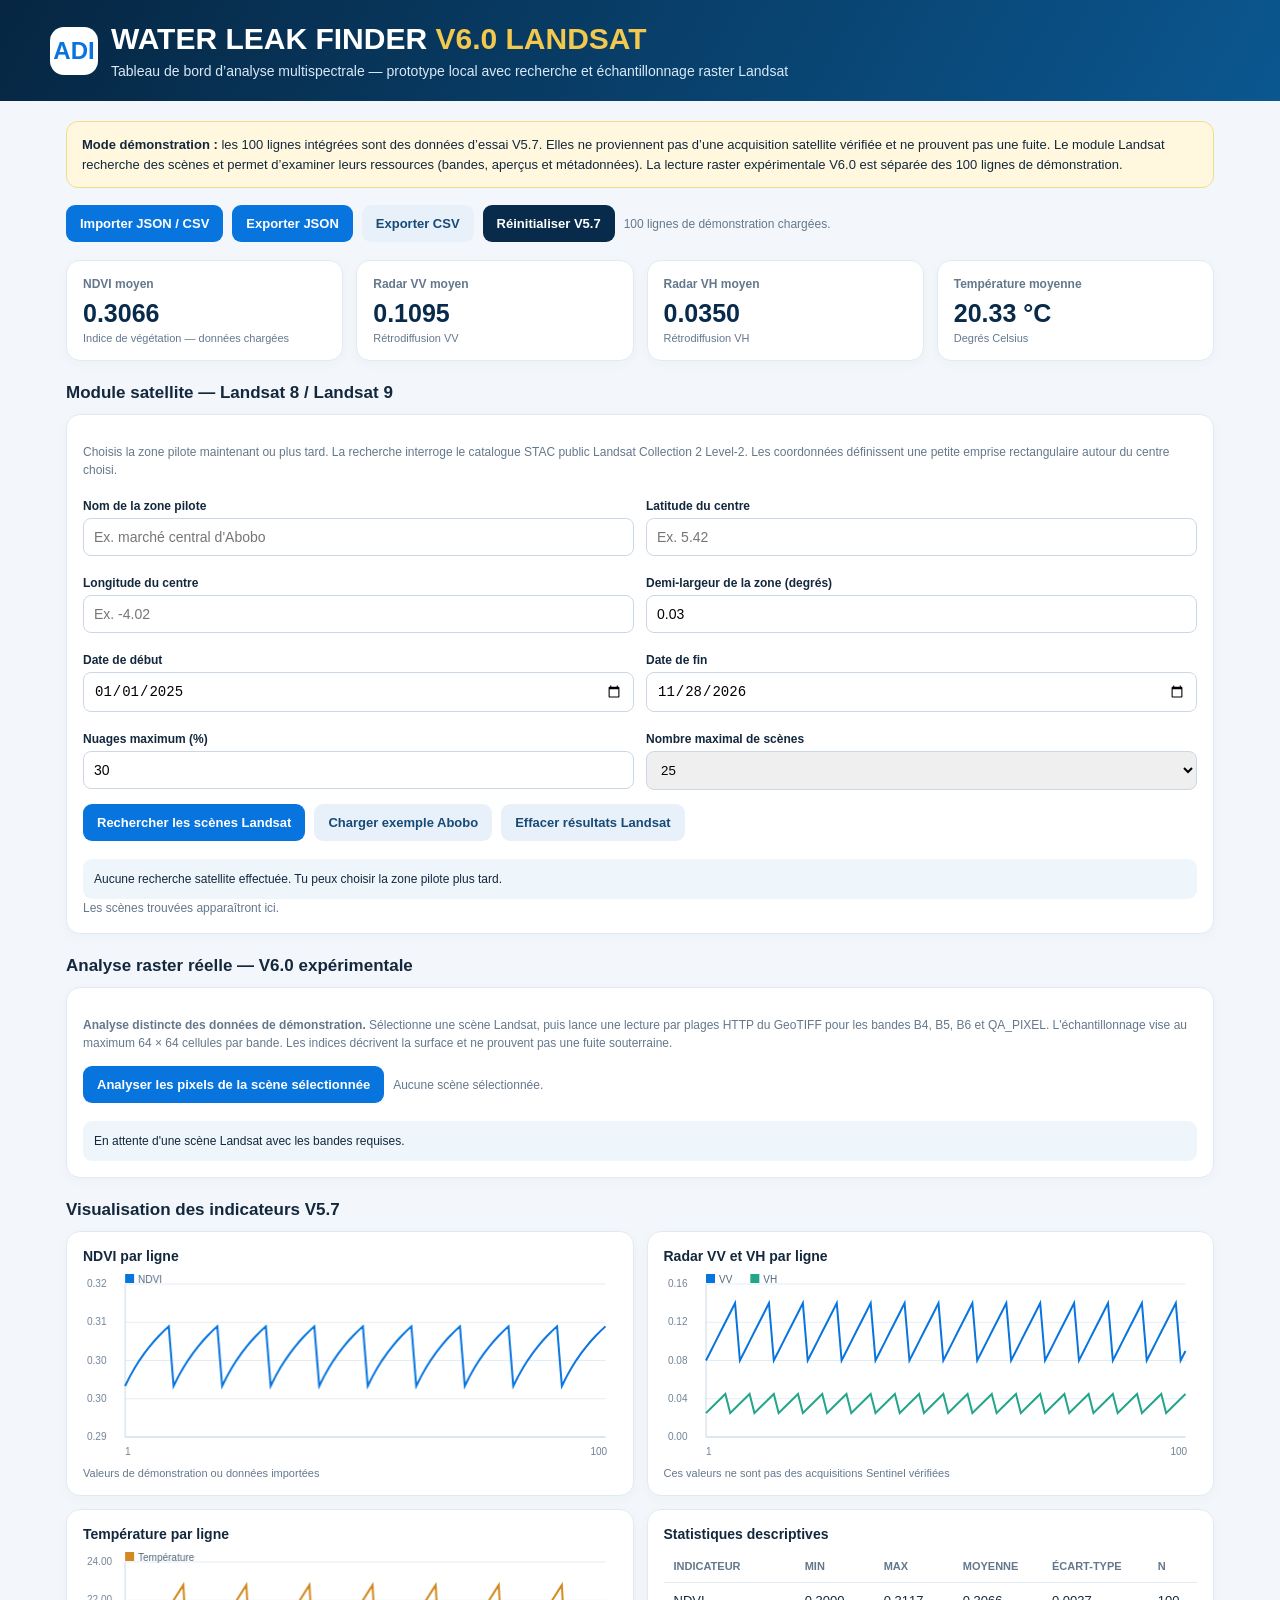
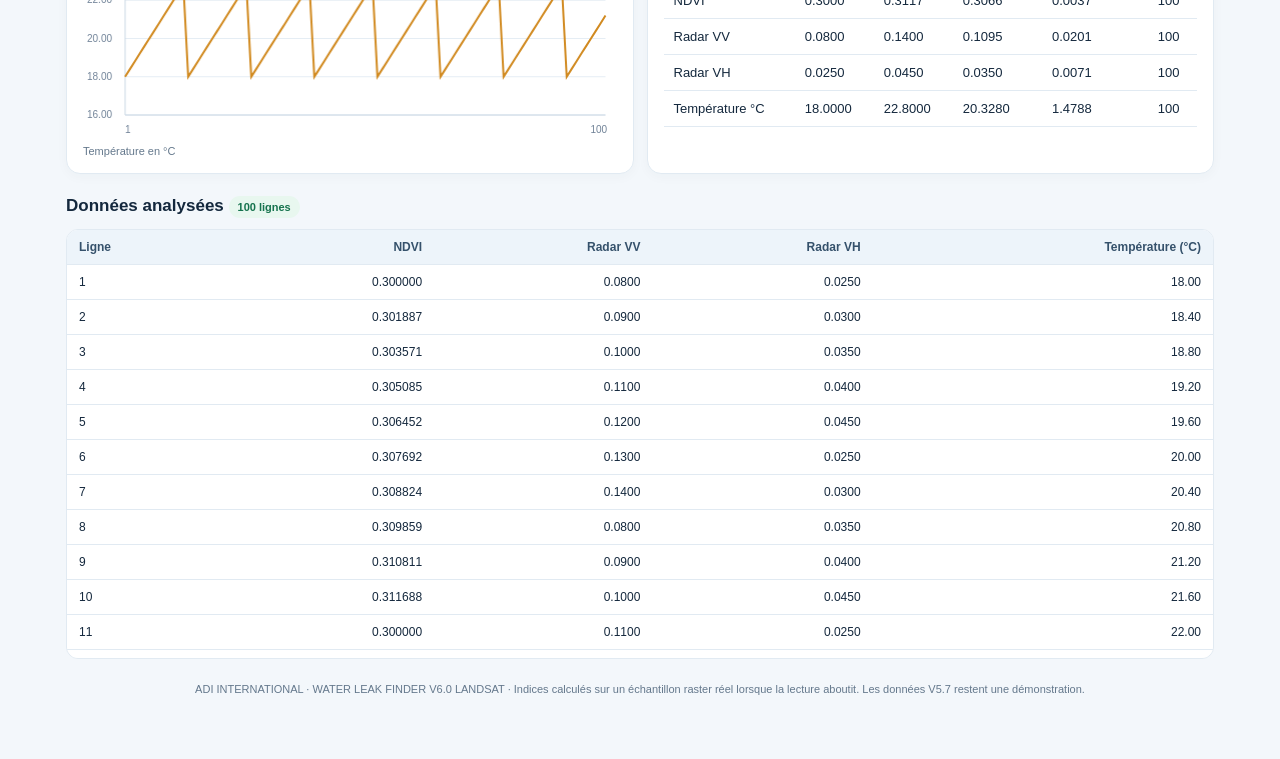
<file: cloudflare-preview/index.html>
<!DOCTYPE html>
<html lang="fr">
<head>
<meta charset="UTF-8">
<meta name="viewport" content="width=device-width, initial-scale=1.0">
<meta name="theme-color" content="#082b4c">
<title>ADI WATER LEAK FINDER — V6.0 LANDSAT · CLOUDFLARE PREVIEW</title>
<style>
:root{--navy:#082b4c;--blue:#0875df;--cyan:#23b8c7;--gold:#f2c94c;--bg:#f3f7fb;--card:#fff;--text:#14283d;--muted:#64788c;--line:#e1eaf2;--green:#17865b;--red:#b94b4b}
*{box-sizing:border-box}body{margin:0;background:var(--bg);color:var(--text);font-family:Arial,Helvetica,sans-serif}
header{background:linear-gradient(120deg,#062642,#0b5790);color:white;padding:22px max(18px,calc((100% - 1180px)/2))}
.brand{display:flex;align-items:center;gap:13px}.logo{width:48px;height:48px;border-radius:14px;background:#fff;color:var(--blue);display:grid;place-items:center;font-size:24px;font-weight:800}
h1{font-size:clamp(20px,4vw,30px);margin:0}.subtitle{color:#d8e9f8;margin:7px 0 0;font-size:14px}
.wrap{max-width:1180px;margin:auto;padding:20px 16px 40px}
.notice{background:#fff8df;border:1px solid #f1dc8c;border-radius:12px;padding:13px 15px;margin-bottom:17px;font-size:13px;line-height:1.5}
.toolbar{display:flex;flex-wrap:wrap;gap:9px;margin:14px 0 18px}
button,.filelabel{border:0;border-radius:9px;padding:11px 14px;font-weight:700;font-size:13px;cursor:pointer;background:var(--blue);color:#fff}
button.secondary,.filelabel.secondary{background:#e8f1fa;color:#174a76}button.dark{background:var(--navy)}button:hover,.filelabel:hover{filter:brightness(.96)}
input[type=file]{display:none}.status{font-size:12px;color:var(--muted);align-self:center}
.grid{display:grid;grid-template-columns:repeat(4,1fr);gap:13px}
.card{background:var(--card);border:1px solid var(--line);border-radius:14px;padding:16px;box-shadow:0 3px 12px #12334d08}
.metric-label{font-size:12px;color:var(--muted);font-weight:700}.metric{font-size:25px;font-weight:800;margin:8px 0 4px;color:var(--navy)}.metric-sub{font-size:11px;color:var(--muted)}
.section-title{font-size:17px;margin:22px 0 11px}.charts{display:grid;grid-template-columns:1fr 1fr;gap:13px}.chart-card{min-height:250px}.chart-title{font-size:14px;font-weight:700;margin-bottom:8px}.chart-note{font-size:11px;color:var(--muted);margin-top:5px}canvas{width:100%;height:190px;display:block}
.stats-wrap{overflow-x:auto}.stats{width:100%;border-collapse:collapse;font-size:13px}.stats th,.stats td{text-align:left;padding:10px;border-bottom:1px solid var(--line);white-space:nowrap}.stats th{color:var(--muted);font-size:11px;text-transform:uppercase}
.table-wrap{overflow:auto;max-height:430px;border:1px solid var(--line);border-radius:12px;background:#fff}
table.data{width:100%;border-collapse:collapse;font-size:12px;min-width:570px}table.data th,table.data td{padding:10px 12px;text-align:right;border-bottom:1px solid var(--line)}table.data th{position:sticky;top:0;background:#edf4fa;color:#35516b}table.data th:first-child,table.data td:first-child{text-align:left}
.footer{color:var(--muted);font-size:11px;text-align:center;padding:24px 8px}
.pill{display:inline-block;border-radius:30px;padding:5px 9px;background:#e8f7ef;color:#16734e;font-size:11px;font-weight:700}
input[type=text],input[type=number],input[type=date]{padding:10px;border:1px solid #cbd8e4;border-radius:8px;width:100%;font-size:14px}
.landsat-grid{display:grid;grid-template-columns:1fr 1fr;gap:12px}.field label{display:block;font-size:12px;font-weight:700;margin:8px 0 5px}
.landsat-status{margin-top:12px;padding:11px;border-radius:9px;background:#eef5fb;font-size:12px;line-height:1.5;white-space:pre-wrap}
.scene{border-top:1px solid var(--line);padding:12px 0;font-size:13px;overflow-wrap:anywhere}.scene:first-child{border-top:0}
.scene a{color:#075fb5}.small-note{font-size:12px;color:var(--muted);line-height:1.5}
@media(max-width:760px){.grid{grid-template-columns:repeat(2,1fr)}.charts{grid-template-columns:1fr}.wrap{padding:15px 12px 30px}.metric{font-size:22px}}
@media(max-width:600px){.landsat-grid{grid-template-columns:1fr}}
@media(max-width:360px){.grid{grid-template-columns:1fr 1fr}.toolbar button,.filelabel{flex:1;text-align:center}}
</style>
</head>
<body>
<header>
  <div class="brand"><div class="logo">ADI</div><div><h1>WATER LEAK FINDER <span style="color:#f2c94c">V6.0 LANDSAT</span></h1><p class="subtitle">Tableau de bord d’analyse multispectrale — prototype local avec recherche et échantillonnage raster Landsat</p></div></div>
</header>
<main class="wrap">
  <div class="notice"><strong>Mode démonstration :</strong> les 100 lignes intégrées sont des données d’essai V5.7. Elles ne proviennent pas d’une acquisition satellite vérifiée et ne prouvent pas une fuite. Le module Landsat recherche des scènes et permet d’examiner leurs ressources (bandes, aperçus et métadonnées). La lecture raster expérimentale V6.0 est séparée des 100 lignes de démonstration.</div>
  <div class="toolbar">
    <label class="filelabel" for="fileInput">Importer JSON / CSV</label><input id="fileInput" type="file" accept=".json,.csv,application/json,text/csv">
    <button id="exportJson">Exporter JSON</button>
    <button id="exportCsv" class="secondary">Exporter CSV</button>
    <button id="reset" class="dark">Réinitialiser V5.7</button>
    <span id="status" class="status">100 lignes de démonstration chargées.</span>
  </div>
  <section class="grid" id="metrics">
    <div class="card"><div class="metric-label">NDVI moyen</div><div class="metric" id="mNdvi">—</div><div class="metric-sub">Indice de végétation — données chargées</div></div>
    <div class="card"><div class="metric-label">Radar VV moyen</div><div class="metric" id="mVv">—</div><div class="metric-sub">Rétrodiffusion VV</div></div>
    <div class="card"><div class="metric-label">Radar VH moyen</div><div class="metric" id="mVh">—</div><div class="metric-sub">Rétrodiffusion VH</div></div>
    <div class="card"><div class="metric-label">Température moyenne</div><div class="metric" id="mTemp">—</div><div class="metric-sub">Degrés Celsius</div></div>
  </section>
  <h2 class="section-title">Module satellite — Landsat 8 / Landsat 9</h2>
  <section class="card">
    <p class="small-note">Choisis la zone pilote maintenant ou plus tard. La recherche interroge le catalogue STAC public Landsat Collection 2 Level-2. Les coordonnées définissent une petite emprise rectangulaire autour du centre choisi.</p>
    <div class="landsat-grid">
      <div class="field"><label for="pilotName">Nom de la zone pilote</label><input id="pilotName" type="text" placeholder="Ex. marché central d'Abobo" value=""></div>
      <div class="field"><label for="pilotLat">Latitude du centre</label><input id="pilotLat" type="number" step="any" placeholder="Ex. 5.42"></div>
      <div class="field"><label for="pilotLon">Longitude du centre</label><input id="pilotLon" type="number" step="any" placeholder="Ex. -4.02"></div>
      <div class="field"><label for="pilotSize">Demi-largeur de la zone (degrés)</label><input id="pilotSize" type="number" min="0.001" max="2" step="0.001" value="0.03"></div>
      <div class="field"><label for="pilotStart">Date de début</label><input id="pilotStart" type="date" value="2025-01-01"></div>
      <div class="field"><label for="pilotEnd">Date de fin</label><input id="pilotEnd" type="date" value="2026-11-28"></div>
      <div class="field"><label for="pilotCloud">Nuages maximum (%)</label><input id="pilotCloud" type="number" min="0" max="100" value="30"></div>
      <div class="field"><label for="pilotLimit">Nombre maximal de scènes</label><select id="pilotLimit" style="width:100%;padding:10px;border:1px solid #cbd8e4;border-radius:8px"><option>10</option><option selected>25</option><option>50</option></select></div>
    </div>
    <div class="toolbar">
      <button id="landsatSearch">Rechercher les scènes Landsat</button>
      <button id="aboboExample" class="secondary">Charger exemple Abobo</button>
      <button id="clearLandsat" class="secondary">Effacer résultats Landsat</button>
    </div>
    <div id="landsatStatus" class="landsat-status">Aucune recherche satellite effectuée. Tu peux choisir la zone pilote plus tard.</div>
    <div id="landsatResults" class="small-note">Les scènes trouvées apparaîtront ici.</div>
  </section>

  <h2 class="section-title">Analyse raster réelle — V6.0 expérimentale</h2>
  <section class="card">
    <p class="small-note"><strong>Analyse distincte des données de démonstration.</strong> Sélectionne une scène Landsat, puis lance une lecture par plages HTTP du GeoTIFF pour les bandes B4, B5, B6 et QA_PIXEL. L'échantillonnage vise au maximum 64 × 64 cellules par bande. Les indices décrivent la surface et ne prouvent pas une fuite souterraine.</p>
    <div class="toolbar"><button id="analyzeLandsat" type="button" disabled>Analyser les pixels de la scène sélectionnée</button><span id="rasterSelection" class="status">Aucune scène sélectionnée.</span></div>
    <div id="rasterStatus" class="landsat-status">En attente d'une scène Landsat avec les bandes requises.</div>
    <div id="rasterResults" class="stats-wrap"></div>
  </section>
  <h2 class="section-title">Visualisation des indicateurs V5.7</h2>
  <section class="charts">
    <div class="card chart-card"><div class="chart-title">NDVI par ligne</div><canvas id="chartNdvi"></canvas><div class="chart-note">Valeurs de démonstration ou données importées</div></div>
    <div class="card chart-card"><div class="chart-title">Radar VV et VH par ligne</div><canvas id="chartRadar"></canvas><div class="chart-note">Ces valeurs ne sont pas des acquisitions Sentinel vérifiées</div></div>
    <div class="card chart-card"><div class="chart-title">Température par ligne</div><canvas id="chartTemp"></canvas><div class="chart-note">Température en °C</div></div>
    <div class="card"><div class="chart-title">Statistiques descriptives</div><div class="stats-wrap"><table class="stats"><thead><tr><th>Indicateur</th><th>Min</th><th>Max</th><th>Moyenne</th><th>Écart-type</th><th>N</th></tr></thead><tbody id="statsBody"></tbody></table></div></div>
  </section>
  <h2 class="section-title">Données analysées <span class="pill" id="rowCount">100 lignes</span></h2>
  <div class="table-wrap"><table class="data"><thead><tr><th>Ligne</th><th>NDVI</th><th>Radar VV</th><th>Radar VH</th><th>Température (°C)</th></tr></thead><tbody id="dataBody"></tbody></table></div>
  <div class="footer">ADI INTERNATIONAL · WATER LEAK FINDER V6.0 LANDSAT · Indices calculés sur un échantillon raster réel lorsque la lecture aboutit. Les données V5.7 restent une démonstration.</div>
</main>
<script>
const demo=[];
const ndviSeq=[0.3,0.3018867924528302,0.30357142857142855,0.3050847457627119,0.3064516129032258,0.3076923076923077,0.3088235294117647,0.30985915492957744,0.3108108108108108,0.3116883116883117];
const vvSeq=[0.08,0.09,0.10,0.11,0.12,0.13,0.14],vhSeq=[0.025,0.030,0.035,0.040,0.045],tempSeq=[18,18.4,18.8,19.2,19.6,20,20.4,20.8,21.2,21.6,22,22.4,22.8];
for(let i=0;i<100;i++)demo.push({row:i+1,ndvi:ndviSeq[i%10],vv:vvSeq[i%7],vh:vhSeq[i%5],temperature_c:tempSeq[i%13]});
let rows=demo.map(x=>({...x}));
const $=id=>document.getElementById(id),fmt=(n,d=4)=>Number(n).toFixed(d);
function stats(key){const a=rows.map(r=>Number(r[key])).filter(Number.isFinite);if(!a.length)return null;const mean=a.reduce((s,v)=>s+v,0)/a.length,variance=a.reduce((s,v)=>s+(v-mean)**2,0)/a.length;return{count:a.length,min:Math.min(...a),max:Math.max(...a),mean,std:Math.sqrt(variance)}}
function drawChart(canvasId,series,yMin=null,yMax=null){
 const c=$(canvasId),rect=c.getBoundingClientRect(),dpr=window.devicePixelRatio||1,w=Math.max(280,rect.width),h=190;c.width=w*dpr;c.height=h*dpr;
 const ctx=c.getContext('2d');ctx.scale(dpr,dpr);const pad={l:42,r:12,t:12,b:25},pw=w-pad.l-pad.r,ph=h-pad.t-pad.b,all=series.flatMap(s=>s.values).filter(Number.isFinite);if(!all.length)return;
 let min=yMin===null?Math.min(...all):yMin,max=yMax===null?Math.max(...all):yMax;if(max===min){max+=1;min-=1}
 const x=i=>pad.l+(series[0].values.length<=1?0:i/(series[0].values.length-1))*pw,y=v=>pad.t+(max-v)/(max-min)*ph;
 ctx.font='10px Arial';ctx.strokeStyle='#e5edf4';ctx.fillStyle='#718398';ctx.lineWidth=1;
 for(let k=0;k<=4;k++){const val=min+(max-min)*k/4,yy=y(val);ctx.beginPath();ctx.moveTo(pad.l,yy);ctx.lineTo(w-pad.r,yy);ctx.stroke();ctx.fillText(val.toFixed(2),4,yy+3)}
 ctx.strokeStyle='#cbd8e4';ctx.beginPath();ctx.moveTo(pad.l,pad.t);ctx.lineTo(pad.l,h-pad.b);ctx.lineTo(w-pad.r,h-pad.b);ctx.stroke();
 series.forEach(s=>{ctx.strokeStyle=s.color;ctx.lineWidth=2;ctx.beginPath();s.values.forEach((v,i)=>{if(i===0)ctx.moveTo(x(i),y(v));else ctx.lineTo(x(i),y(v))});ctx.stroke()});
 ctx.fillStyle='#718398';ctx.fillText('1',pad.l,h-7);ctx.fillText(String(series[0].values.length),w-pad.r-15,h-7);
 let lx=pad.l;series.forEach(s=>{ctx.fillStyle=s.color;ctx.fillRect(lx,2,9,9);ctx.fillStyle='#52687c';ctx.fillText(s.name,lx+13,11);lx+=ctx.measureText(s.name).width+31});
}
function render(){
 const keys=['ndvi','vv','vh','temperature_c'],labels=['NDVI','Radar VV','Radar VH','Température °C'],ss=keys.map(k=>stats(k));
 $('mNdvi').textContent=ss[0]?fmt(ss[0].mean,4):'—';$('mVv').textContent=ss[1]?fmt(ss[1].mean,4):'—';$('mVh').textContent=ss[2]?fmt(ss[2].mean,4):'—';$('mTemp').textContent=ss[3]?fmt(ss[3].mean,2)+' °C':'—';
 $('statsBody').innerHTML=ss.map((s,i)=>s?'<tr><td>'+labels[i]+'</td><td>'+fmt(s.min,4)+'</td><td>'+fmt(s.max,4)+'</td><td>'+fmt(s.mean,4)+'</td><td>'+fmt(s.std,4)+'</td><td>'+s.count+'</td></tr>':'').join('');
 $('dataBody').innerHTML=rows.map(r=>'<tr><td>'+r.row+'</td><td>'+fmt(r.ndvi,6)+'</td><td>'+fmt(r.vv,4)+'</td><td>'+fmt(r.vh,4)+'</td><td>'+fmt(r.temperature_c,2)+'</td></tr>').join('');
 $('rowCount').textContent=rows.length+' lignes';
 drawChart('chartNdvi',[{name:'NDVI',values:rows.map(r=>r.ndvi),color:'#0875df'}],0.29,0.32);
 drawChart('chartRadar',[{name:'VV',values:rows.map(r=>r.vv),color:'#0875df'},{name:'VH',values:rows.map(r=>r.vh),color:'#23a58a'}],0,0.16);
 drawChart('chartTemp',[{name:'Température',values:rows.map(r=>r.temperature_c),color:'#d18a20'}],16,24);
}
function download(name,content,type){const blob=new Blob([content],{type}),url=URL.createObjectURL(blob),a=document.createElement('a');a.href=url;a.download=name;a.click();setTimeout(()=>URL.revokeObjectURL(url),1000)}
$('exportJson').onclick=()=>download('ADI_WATER_LEAK_FINDER_V5_7_resultats.json',JSON.stringify({version:'5.7',date:new Date().toISOString(),rows:rows.length,statistics:{ndvi:stats('ndvi'),radar_vv:stats('vv'),radar_vh:stats('vh'),temperature_c:stats('temperature_c')},results:rows},null,2),'application/json');
$('exportCsv').onclick=()=>{const head='row,ndvi,vv,vh,temperature_c',body=rows.map(r=>[r.row,r.ndvi,r.vv,r.vh,r.temperature_c].join(',')).join('\n');download('ADI_WATER_LEAK_FINDER_V5_7.csv',head+'\n'+body,'text/csv;charset=utf-8')};
$('reset').onclick=()=>{rows=demo.map(x=>({...x}));$('status').textContent='Données de démonstration V5.7 restaurées.';render()};
function parseCsv(text){
 const out=[];let row=[],field='',quoted=false;
 for(let i=0;i<text.length;i++){const ch=text[i];
  if(quoted){if(ch==='"'&&text[i+1]==='"'){field+='"';i++}else if(ch==='"')quoted=false;else field+=ch}
  else if(ch==='"'){if(field.length)throw new Error('Guillemet CSV inattendu.');quoted=true}
  else if(ch===','){row.push(field);field=''}
  else if(ch==='\n'){row.push(field);out.push(row);row=[];field=''}
  else if(ch==='\r'){if(text[i+1]==='\n')continue;row.push(field);out.push(row);row=[];field=''}
  else field+=ch;
 }
 if(quoted)throw new Error('Champ CSV entre guillemets non terminé.');
 if(field.length||row.length){row.push(field);out.push(row)}
 while(out.length&&out[out.length-1].every(v=>v.trim()===''))out.pop();
 if(!out.length)throw new Error('CSV vide.');
 const headers=out.shift().map(v=>v.trim().replace(/^\uFEFF/,''));
 const aliases={vv:['vv','radar_vv'],vh:['vh','radar_vh'],temperature_c:['temperature_c','temperature']};
 for(const key of ['ndvi','vv','vh','temperature_c'])if(!(key==='ndvi'?headers.includes(key):aliases[key].some(a=>headers.includes(a))))throw new Error('Colonne obligatoire absente : '+key);
 return out.filter(r=>r.some(v=>v.trim()!=='')).map(values=>{const o={};headers.forEach((h,j)=>o[h]=values[j]??'');return o});
}
$('fileInput').onchange=async e=>{const f=e.target.files[0];if(!f)return;try{const txt=await f.text();let parsed;if(f.name.toLowerCase().endsWith('.csv'))parsed=parseCsv(txt);else{const obj=JSON.parse(txt);parsed=Array.isArray(obj)?obj:(obj.results||obj.data||[])}
 if(!Array.isArray(parsed)||!parsed.length)throw new Error('Aucune ligne trouvée.');
 const clean=parsed.map((r,i)=>{const pick=(...names)=>{for(const n of names)if(r[n]!==undefined&&r[n]!==null&&String(r[n]).trim()!=='')return Number(r[n]);return NaN};
 return {row:(pick('row','id')||i+1),ndvi:pick('ndvi'),vv:pick('vv','radar_vv'),vh:pick('vh','radar_vh'),temperature_c:pick('temperature_c','temperature')}});
 const invalid=clean.findIndex(r=>!Object.values(r).every(Number.isFinite));
 if(invalid!==-1)throw new Error('Ligne '+(invalid+2)+' incomplète ou non numérique. Les champs vides ne sont pas convertis en zéro.');
 rows=clean;$('status').textContent=clean.length+' lignes importées depuis '+f.name;render()
 }catch(err){$('status').textContent='Import impossible : '+err.message}e.target.value=''};
window.addEventListener('resize',()=>render());render();

/* V6.0 : recherche catalogue, inspection des ressources et échantillonnage raster réel séparé de la démonstration. */
const stacEndpoint='/api/landsat-search'; // Relais Cloudflare Pages Function.
function safeText(s){return String(s??'').replace(/[&<>"']/g,c=>({'&':'&amp;','<':'&lt;','>':'&gt;','"':'&quot;',"'":'&#39;'}[c]));}
function safeLandsatAssetUrl(value){
 try{const u=new URL(value);if(u.protocol!=='https:'||u.hostname!=='landsatlook.usgs.gov'||u.port||u.username||u.password)return null;
 if(!u.pathname.startsWith('/data/collection02/level-2/standard/oli-tirs/')||!u.pathname.toUpperCase().endsWith('.TIF'))return null;return u.href}catch(_){return null}
}
function inspectLandsatScene(index){
 const f=(window.adiLandsatFeatures||[])[index];if(!f)return;
 window.adiSelectedLandsatIndex=index;
 $('rasterSelection').textContent=(f.id||'Scène sélectionnée')+' — prête pour analyse raster';
 $('analyzeLandsat').disabled=false;
 const target=$('sceneAssets'+index),assets=f.assets||{};
 const entries=Object.entries(assets).filter(([k,v])=>v&&safeLandsatAssetUrl(v.href));
 if(!entries.length){target.textContent='Aucune ressource détaillée fournie par le catalogue.';return}
 target.innerHTML='<strong>Ressources disponibles ('+entries.length+') :</strong><ul>'+entries.map(([k,v])=>{
  const title=v.title||k,media=v.type||v.media_type||'type non précisé';
  const safeHref=safeLandsatAssetUrl(v.href);
  return '<li><strong>'+safeText(k)+'</strong> — '+safeText(title)+' <span class="small-note">('+safeText(media)+')</span> : <a target="_blank" rel="noopener noreferrer" href="'+safeText(safeHref)+'">ouvrir la ressource</a></li>';
 }).join('')+'</ul><p class="small-note">Ouvrir une ressource permet de consulter le fichier ou ses métadonnées. Cette étape ne signifie pas que les pixels ont été téléchargés ni analysés.</p>';
}
$('aboboExample').onclick=()=>{$('pilotName').value='Marché central d’Abobo — exemple à confirmer';$('pilotLat').value='5.416';$('pilotLon').value='-4.020';$('pilotSize').value='0.03';$('landsatStatus').textContent='Exemple de zone chargé. Vérifie le nom et les coordonnées avant de lancer la recherche.'};
$('clearLandsat').onclick=()=>{window.adiLandsatFeatures=[];window.adiSelectedLandsatIndex=null;$('analyzeLandsat').disabled=true;$('rasterSelection').textContent='Aucune scène sélectionnée.';$('rasterStatus').textContent='En attente d’une scène Landsat avec les bandes requises.';$('rasterResults').innerHTML='';$('landsatResults').textContent='Résultats effacés.';$('landsatStatus').textContent='Aucune recherche satellite affichée.'};
$('landsatSearch').onclick=async()=>{
 const latText=$('pilotLat').value.trim(),lonText=$('pilotLon').value.trim(),lat=Number(latText),lon=Number(lonText),size=Number($('pilotSize').value),cloud=Number($('pilotCloud').value),start=$('pilotStart').value,end=$('pilotEnd').value,limit=Number($('pilotLimit').value);
 if(!latText||!lonText||!Number.isFinite(lat)||lat < -90||lat>90||!Number.isFinite(lon)||lon < -180||lon>180||!Number.isFinite(size)||size<=0||size>2||lon-size < -180||lon+size > 180||lat-size < -90||lat+size > 90){$('landsatStatus').textContent='Coordonnées ou emprise invalides. Renseigne latitude, longitude et demi-largeur sans dépasser les limites géographiques.';return}
 if(!start||!end||start>end||!Number.isFinite(cloud)||cloud<0||cloud>100){$('landsatStatus').textContent='Vérifie les dates et le pourcentage de nuages.';return}
 const bbox=[lon-size,lat-size,lon+size,lat+size],payload={collections:['landsat-c2l2-sr'],bbox,datetime:start+'T00:00:00Z/'+end+'T23:59:59Z',limit,query:{'eo:cloud_cover':{lte:cloud}}};
 window.adiLandsatFeatures=[];window.adiSelectedLandsatIndex=null;$('analyzeLandsat').disabled=true;$('rasterSelection').textContent='Aucune scène sélectionnée.';$('rasterStatus').textContent='En attente des résultats de recherche.';$('rasterResults').innerHTML='';$('landsatStatus').textContent='Recherche en cours via le relais Cloudflare Pages vers le catalogue USGS Landsat…';$('landsatResults').textContent='Chargement des scènes…';
 try{
  const resp=await fetch(stacEndpoint,{method:'POST',headers:{'Content-Type':'application/json','Accept':'application/geo+json'},body:JSON.stringify(payload)});
  if(!resp.ok)throw new Error('HTTP '+resp.status);
  const data=await resp.json(),features=data.features||[];
  $('landsatStatus').textContent=features.length+' scène(s) retournée(s) pour '+($('pilotName').value||'zone sans nom')+'.';
  if(!features.length){window.adiLandsatFeatures=[];window.adiSelectedLandsatIndex=null;$('analyzeLandsat').disabled=true;$('rasterSelection').textContent='Aucune scène sélectionnée.';$('rasterStatus').textContent='Aucune scène disponible pour l’analyse raster.';$('landsatResults').textContent='Aucune scène trouvée avec ces critères. Essaie une période plus longue ou un seuil nuage plus élevé.';return}
  window.adiLandsatFeatures=features;window.adiSelectedLandsatIndex=null;$('analyzeLandsat').disabled=true;$('rasterSelection').textContent='Choisis « Examiner les ressources » sur une scène.';$('rasterStatus').textContent='Sélectionne une scène pour activer la lecture raster.';$('rasterResults').innerHTML='';
  $('landsatResults').innerHTML=features.map((f,i)=>{
   const p=f.properties||{},date=String(p.datetime||p.start_datetime||'').slice(0,10);
   return '<div class="scene"><strong>'+safeText(f.id||'Scène Landsat')+'</strong> <span class="pill">'+safeText(date||'date non précisée')+'</span><p class="small-note">Plateforme : '+safeText(p.platform||'Landsat')+' · Couverture nuageuse de la scène : '+safeText(p['eo:cloud_cover']??'non renseignée')+' %</p><p class="small-note">Identifiant scène : '+safeText(p['landsat:scene_id']||p['landsat:product_id']||'non fourni')+'</p><button type="button" class="secondary" onclick="inspectLandsatScene('+i+')">Examiner les ressources de cette scène</button><div id="sceneAssets'+i+'" class="small-note" style="margin-top:9px"></div></div>';
  }).join('');
 }catch(err){window.adiLandsatFeatures=[];window.adiSelectedLandsatIndex=null;$('analyzeLandsat').disabled=true;$('rasterSelection').textContent='Aucune scène sélectionnée.';$('rasterStatus').textContent='Recherche échouée : aucune scène disponible pour l’analyse.';$('landsatStatus').textContent='Recherche non confirmée : '+err.message+'. Le relais Cloudflare Pages ou le catalogue USGS peut être indisponible. Vérifie le déploiement Cloudflare Pages et réessaie. Aucun résultat satellite n’a été validé.';$('landsatResults').textContent='Aucune donnée satellite importée. Le tableau V5.7 et ses données restent inchangés.'}
};
</script>

<script type="module">
const rasterStatus=document.getElementById('rasterStatus');
const rasterResults=document.getElementById('rasterResults');
const rasterButton=document.getElementById('analyzeLandsat');
const esc=s=>String(s??'').replace(/[&<>"']/g,c=>({'&':'&amp;','<':'&lt;','>':'&gt;','"':'&quot;',"'":'&#39;'}[c]));
const assetProxy='/api/landsat-asset';
function stats(a){return a.length?{n:a.length,min:Math.min(...a),max:Math.max(...a),mean:a.reduce((s,v)=>s+v,0)/a.length}:null}
function fmt(v){return v===null||!Number.isFinite(v)?'—':v.toFixed(4)}
function imageCrs(image){
 const keys=image.getGeoKeys()||{};
 const code=Number(keys.ProjectedCSTypeGeoKey);
 if(!Number.isInteger(code)||code<=0||code===32767)throw new Error('Code EPSG projeté absent ou non pris en charge dans les GeoKeys du GeoTIFF.');
 return 'EPSG:'+code;
}
function ensureProj4Definition(crs,proj4){
 const match=/^EPSG:(326\d{2}|327\d{2})$/.exec(crs);
 if(!match)throw new Error('Projection GeoTIFF non prise en charge : '+crs+'. Une projection UTM WGS84 EPSG:326xx/327xx est requise.');
 const code=Number(match[1]),zone=code%100,south=code>=32700;
 if(zone<1||zone>60)throw new Error('Code UTM EPSG invalide : '+crs);
 if(!proj4.defs(crs))proj4.defs(crs,'+proj=utm +zone='+zone+(south?' +south':'')+' +datum=WGS84 +units=m +no_defs');
}
function makeWindow(image,bbox,proj4,crs){
 ensureProj4Definition(crs,proj4);
 const [west,south,east,north]=bbox;
 const pts=[[west,south],[west,north],[east,south],[east,north]].map(p=>proj4('EPSG:4326',crs,p));
 const xs=pts.map(p=>p[0]),ys=pts.map(p=>p[1]);
 const [minX,minY,maxX,maxY]=image.getBoundingBox();
 const left=Math.max(0,Math.floor((Math.min(...xs)-minX)/(maxX-minX)*image.getWidth()));
 const right=Math.min(image.getWidth(),Math.ceil((Math.max(...xs)-minX)/(maxX-minX)*image.getWidth()));
 const top=Math.max(0,Math.floor((maxY-Math.max(...ys))/(maxY-minY)*image.getHeight()));
 const bottom=Math.min(image.getHeight(),Math.ceil((maxY-Math.min(...ys))/(maxY-minY)*image.getHeight()));
 if(right<=left||bottom<=top) throw new Error('La zone choisie ne recoupe pas cette image raster.');
 return [left,top,right,bottom];
}
async function probeAsset(href){
 const safeHref=safeLandsatAssetUrl(href);
 if(!safeHref)throw new Error('URL de ressource refusée : hôte ou chemin non autorisé.');
 const url=assetProxy+'?url='+encodeURIComponent(safeHref);
 const head=await fetch(url,{method:'HEAD'});
 if(!head.ok){const relayError=head.headers.get('x-landsat-relay-error');const detail=(relayError||(await head.text()).replace(/\\s+/g,' ').slice(0,240))||'aucun détail transmis';throw new Error('Relais HEAD HTTP '+head.status+' ; amont='+head.headers.get('x-landsat-upstream-status')+' ; Content-Range='+head.headers.get('x-landsat-upstream-content-range')+' ; taille='+head.headers.get('x-landsat-upstream-length')+' ; détail='+detail);}
 const total=head.headers.get('content-length')||'inconnu';
 const range=await fetch(url,{headers:{Range:'bytes=0-15'}});
 if(range.status!==206) throw new Error('Lecture Range HTTP '+range.status+' (206 attendu) : '+(await range.text()).slice(0,180));
 const cr=range.headers.get('content-range')||'absent';
 const bytes=await range.arrayBuffer();
 if(bytes.byteLength!==16) throw new Error('Bloc raster incomplet : '+bytes.byteLength+' octets reçus, 16 attendus.');
 return {total,contentRange:cr};
}
async function readBand(GeoTIFF,href,bbox,proj4){
 const safeHref=safeLandsatAssetUrl(href);
 if(!safeHref)throw new Error('URL de ressource refusée : hôte ou chemin non autorisé.');
 const url=assetProxy+'?url='+encodeURIComponent(safeHref);
 const tiff=await GeoTIFF.fromUrl(url,{allowFullFile:false});
 const image=await tiff.getImage();
 const nativeCrs=imageCrs(image);
 const window=makeWindow(image,bbox,proj4,nativeCrs);
 const rasters=await image.readRasters({window,width:64,height:64,interleave:false});
 const values=rasters[0];
 if(!values||values.length!==64*64)throw new Error('Échantillon GeoTIFF incomplet : 4096 cellules attendues, '+(values?.length??0)+' reçues.');
 return {values,crs:nativeCrs,bbox:image.getBoundingBox(),window,imageWidth:image.getWidth(),imageHeight:image.getHeight(),origin:image.getOrigin(),resolution:image.getResolution()};
}
rasterButton.addEventListener('click',async()=>{
 const index=window.adiSelectedLandsatIndex;
 const feature=(window.adiLandsatFeatures||[])[index];
 if(!feature){rasterStatus.textContent='Sélectionne d’abord une scène Landsat.';return}
 const assets=feature.assets||{};
 const required=['red','nir08','swir16','qa_pixel'];
 const missing=required.filter(k=>!assets[k]?.href||!safeLandsatAssetUrl(assets[k].href));
 if(missing.length){rasterStatus.textContent='Analyse impossible : ressources absentes — '+missing.join(', ')+'.';return}
 const latText=document.getElementById('pilotLat').value.trim(),lonText=document.getElementById('pilotLon').value.trim(),lat=Number(latText),lon=Number(lonText),size=Number(document.getElementById('pilotSize').value);
 if(!latText||!lonText||!Number.isFinite(lat)||lat < -90||lat > 90||!Number.isFinite(lon)||lon < -180||lon > 180||!Number.isFinite(size)||size<=0||size>2||lon-size < -180||lon+size > 180||lat-size < -90||lat+size > 90){rasterStatus.textContent='Coordonnées ou emprise invalides. Vérifie latitude, longitude et demi-largeur.';return}
 const bbox=[lon-size,lat-size,lon+size,lat+size];
 rasterButton.disabled=true;rasterStatus.textContent='Lecture des métadonnées GeoTIFF et téléchargement par plages HTTP Range…';rasterResults.innerHTML='';
 let rasterStage='chargement des bibliothèques GeoTIFF/proj4';
 try{
  const [tiffModule,projModule]=await Promise.all([
   import('https://cdn.jsdelivr.net/npm/geotiff@2.1.3/+esm'),
   import('https://cdn.jsdelivr.net/npm/proj4@2.12.1/+esm')
  ]);
  const GeoTIFF=tiffModule;
  const proj4=projModule.default||projModule;
  rasterStage='lecture du CRS natif des GeoTIFF';
  rasterStatus.textContent='La projection sera lue dans les GeoKeys de chaque GeoTIFF ; aucune projection UTM supposée ne sera appliquée.';
  rasterStage='test HEAD/Range du relais Cloudflare Pages sur la bande B4';
  rasterStatus.textContent='Test du relais Cloudflare Pages HTTP sur la bande B4…';
  const probe=await probeAsset(assets.red.href);
  rasterStage='lecture des bandes GeoTIFF B4, B5, B6 et QA_PIXEL';
  rasterStatus.textContent='Relais accessible (taille '+probe.total+' octets ; '+probe.contentRange+'). Lecture des bandes B4, B5, B6 et QA_PIXEL…';
  const [red,nir,swir,qa]=await Promise.all([
   readBand(GeoTIFF,assets.red.href,bbox,proj4),
   readBand(GeoTIFF,assets.nir08.href,bbox,proj4),
   readBand(GeoTIFF,assets.swir16.href,bbox,proj4),
   readBand(GeoTIFF,assets.qa_pixel.href,bbox,proj4)
  ]);
  rasterStage='calcul des indices NDVI/NDMI et contrôle qualité';
  const bands=[red,nir,swir,qa],reference=red;
  const sameArray=(a,b,tolerance=0)=>Array.isArray(a)&&Array.isArray(b)&&a.length===b.length&&a.every((v,i)=>Number.isFinite(v)&&Number.isFinite(b[i])&&Math.abs(v-b[i])<=tolerance);
  if(bands.some(b=>b.crs!==reference.crs||b.values.length!==reference.values.length||b.imageWidth!==reference.imageWidth||b.imageHeight!==reference.imageHeight||!sameArray(b.bbox,reference.bbox,0.000001)||!sameArray(b.window,reference.window)||!sameArray(b.origin,reference.origin,0.000001)||!sameArray(b.resolution,reference.resolution,0.000000001))){
   throw new Error('Les GeoTIFF des bandes ne partagent pas exactement le même CRS, la même emprise, la même fenêtre de pixels et la même résolution. Calcul pixel à pixel annulé.');
  }
  const n=reference.values.length;
  const ndvi=[],ndmi=[];let rejected=0;
  for(let i=0;i<n;i++){
   const q=Number(qa.values[i]);
   if(!Number.isFinite(q)||(q&63)!==0){rejected++;continue}
   const rv=Number(red.values[i])*0.0000275-0.2;
   const nv=Number(nir.values[i])*0.0000275-0.2;
   const sv=Number(swir.values[i])*0.0000275-0.2;
   if(!Number.isFinite(rv)||!Number.isFinite(nv)||!Number.isFinite(sv)||rv+nv<=0||nv+sv<=0)continue;
   const vi=(nv-rv)/(nv+rv),mi=(nv-sv)/(nv+sv);
   if(Number.isFinite(vi)&&vi>=-1&&vi<=1)ndvi.push(vi);
   if(Number.isFinite(mi)&&mi>=-1&&mi<=1)ndmi.push(mi);
  }
  if(!ndvi.length||!ndmi.length) throw new Error('Aucun pixel valide après le contrôle qualité. Essaie une autre date ou une zone plus petite.');
  const s1=stats(ndvi),s2=stats(ndmi);
  rasterResults.innerHTML='<table class="stats"><thead><tr><th>Indicateur raster réel</th><th>Moyenne</th><th>Minimum</th><th>Maximum</th><th>Pixels valides</th></tr></thead><tbody>'+
   '<tr><td>NDVI (B5/B4)</td><td>'+fmt(s1.mean)+'</td><td>'+fmt(s1.min)+'</td><td>'+fmt(s1.max)+'</td><td>'+s1.n+'</td></tr>'+
   '<tr><td>NDMI (B5/B6)</td><td>'+fmt(s2.mean)+'</td><td>'+fmt(s2.min)+'</td><td>'+fmt(s2.max)+'</td><td>'+s2.n+'</td></tr></tbody></table>'+
   '<p class="small-note">Scène : '+esc(feature.id)+' · Date : '+esc(feature.properties?.datetime||'non précisée')+' · Emprise demandée : '+bbox.map(v=>v.toFixed(5)).join(', ')+' · Pixels rejetés par QA : '+rejected+'. Échantillonnage réduit à 64 × 64 au maximum par bande. Facteurs Landsat Collection 2 Level-2 SR : 0,0000275 et −0,2.</p>'+
   '<p class="small-note"><strong>Interprétation :</strong> indices de surface uniquement. Ils ne détectent ni ne confirment une canalisation ou une fuite souterraine.</p>';
  rasterStatus.textContent='Lecture raster terminée : des pixels valides ont été lus depuis les GeoTIFF de cette scène.';
 }catch(err){
  rasterStatus.textContent='Échec à l’étape « '+rasterStage+' » — '+(err?.name||'Erreur')+' : '+(err?.message||String(err))+'. Aucun résultat raster validé.';
 }finally{rasterButton.disabled=false}
});
</script>
</body>
</html>
</file>
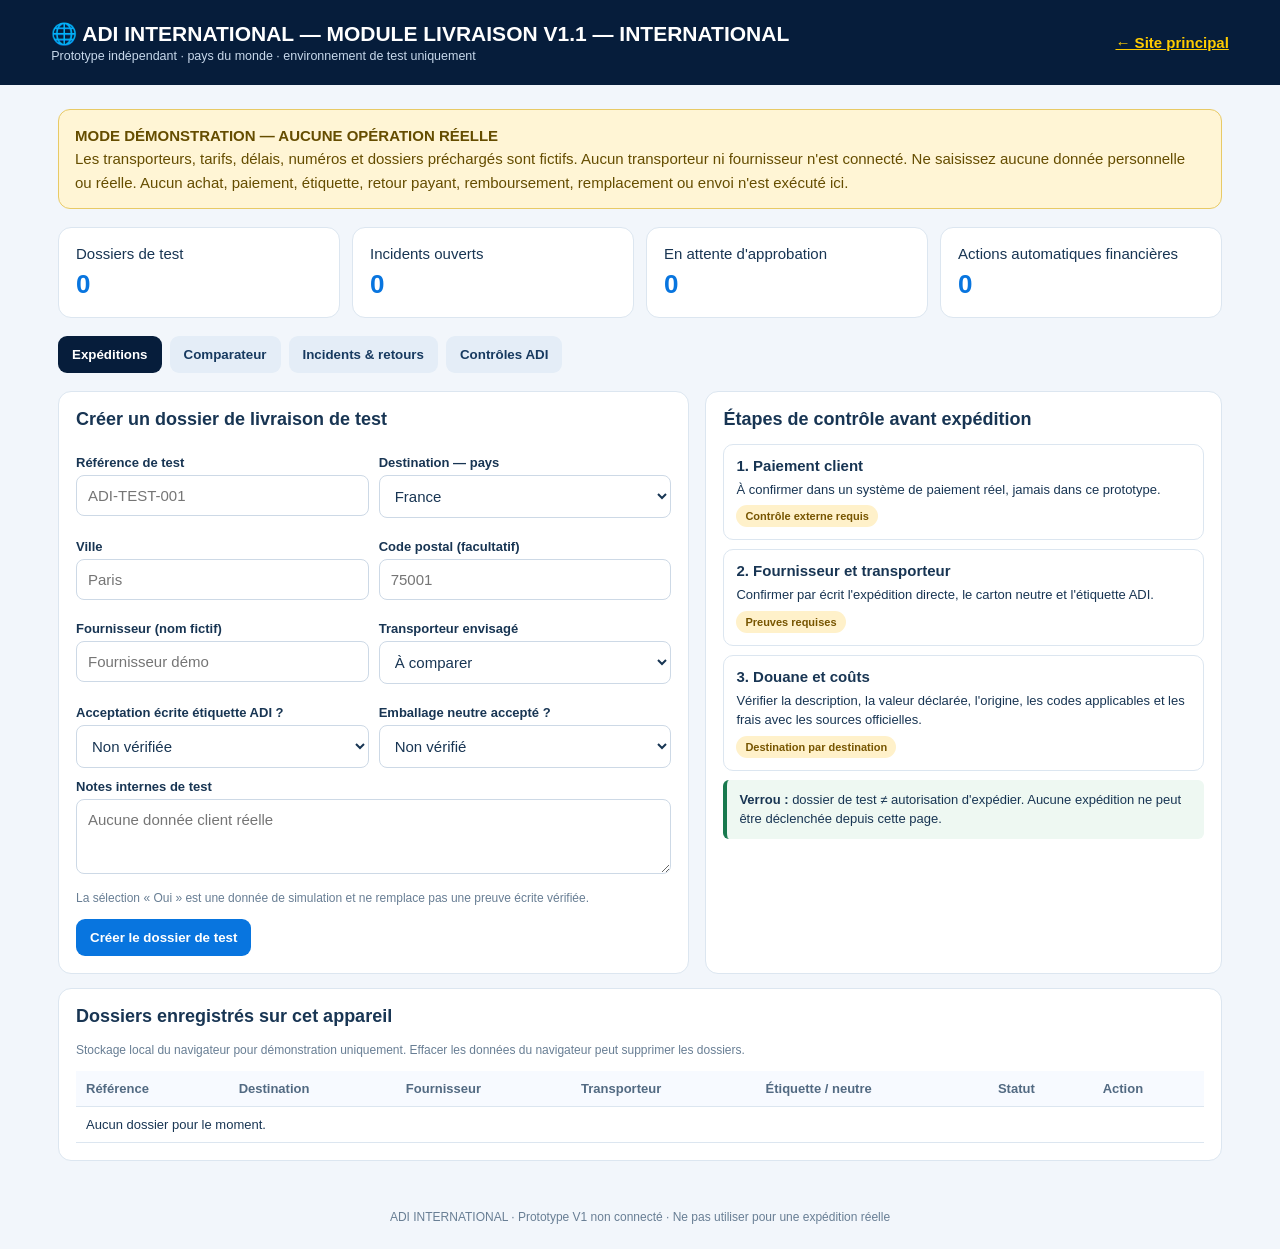
<file: delivery/index.html>
<!doctype html>
<html lang="fr">
<head>
<meta charset="utf-8"><meta name="viewport" content="width=device-width,initial-scale=1">
<meta name="robots" content="noindex,nofollow">
<title>ADI INTERNATIONAL — Livraison V1 (prototype)</title>
<style>
:root{--navy:#061d3b;--blue:#0875df;--yellow:#ffcc00;--bg:#f2f6fb;--ink:#183553;--muted:#687e94;--line:#dce6f0;--white:#fff;--green:#18794e;--red:#a52e35}
*{box-sizing:border-box}body{margin:0;background:var(--bg);color:var(--ink);font:15px Arial,Helvetica,sans-serif}header{background:var(--navy);color:white;padding:22px max(4%,calc((100% - 1200px)/2));display:flex;justify-content:space-between;gap:16px;align-items:center;flex-wrap:wrap}header h1{font-size:21px;margin:0}header small{color:#c7d8eb}.wrap{max-width:1200px;margin:24px auto;padding:0 18px}.warning{padding:14px 16px;background:#fff5d5;border:1px solid #e8ca66;border-radius:12px;color:#654d00;line-height:1.55;margin-bottom:18px}.stats{display:grid;grid-template-columns:repeat(4,1fr);gap:12px;margin:16px 0}.stat,.panel{background:white;border:1px solid var(--line);border-radius:13px;padding:17px}.stat b{display:block;font-size:26px;color:var(--blue);margin-top:7px}.tabs{display:flex;gap:8px;flex-wrap:wrap;margin:18px 0}.tabs button,button,.btn{border:0;border-radius:9px;padding:11px 14px;background:var(--blue);color:white;font-weight:bold;cursor:pointer}.tabs button{background:#e4edf7;color:#173a60}.tabs button.active{background:var(--navy);color:white}.grid{display:grid;grid-template-columns:1.1fr .9fr;gap:16px}.panel h2{font-size:18px;margin:0 0 14px}.panel h3{font-size:15px;margin:16px 0 8px}label{display:block;font-size:13px;font-weight:bold;margin:11px 0 5px}input,select,textarea{width:100%;padding:11px;border:1px solid #cdd9e6;border-radius:8px;background:white;color:var(--ink);font:inherit}textarea{min-height:75px;resize:vertical}.formgrid{display:grid;grid-template-columns:1fr 1fr;gap:10px}.muted{color:var(--muted);font-size:12px;line-height:1.5}.status{display:inline-block;border-radius:20px;padding:5px 9px;background:#edf2f7;color:#41566d;font-size:11px;font-weight:bold}.status.ok{background:#e4f5eb;color:#17613e}.status.warn{background:#fff1ca;color:#775500}.status.bad{background:#fde8e8;color:#922b32}.cards{display:grid;grid-template-columns:repeat(3,1fr);gap:10px}.carrier{border:1px solid var(--line);border-radius:10px;padding:12px}.carrier strong{display:block;margin-bottom:6px}.carrier em{font-style:normal;font-size:20px;font-weight:bold;color:var(--blue)}.tablewrap{overflow:auto}table{border-collapse:collapse;width:100%;font-size:13px}th,td{text-align:left;padding:10px;border-bottom:1px solid var(--line);vertical-align:top}th{color:#526a82;background:#f7faff}.actions{display:flex;gap:7px;flex-wrap:wrap}.actions button{font-size:12px;padding:8px 10px}.secondary{background:#e7eef6;color:#183553}.danger{background:#a52e35}.item{border:1px solid var(--line);border-radius:10px;padding:12px;margin:9px 0}.item p{margin:6px 0;font-size:13px;line-height:1.5}.hidden{display:none!important}.section{margin-top:14px}.footer{color:var(--muted);font-size:12px;text-align:center;padding:25px}.lock{border-left:4px solid var(--green);padding:10px 12px;background:#eef8f2;border-radius:6px;font-size:13px;line-height:1.5}
@media(max-width:800px){.stats{grid-template-columns:repeat(2,1fr)}.grid{grid-template-columns:1fr}.cards{grid-template-columns:1fr}}@media(max-width:480px){.formgrid{grid-template-columns:1fr}.wrap{padding:0 12px}.stat,.panel{padding:13px}}
</style></head>
<body>
<header><div><h1>🌐 ADI INTERNATIONAL — MODULE LIVRAISON V1.1 — INTERNATIONAL</h1><small>Prototype indépendant · pays du monde · environnement de test uniquement</small></div><a href="../index.html" style="color:#ffcc00;font-weight:bold">← Site principal</a></header>
<main class="wrap">
<div class="warning"><strong>MODE DÉMONSTRATION — AUCUNE OPÉRATION RÉELLE</strong><br>Les transporteurs, tarifs, délais, numéros et dossiers préchargés sont fictifs. Aucun transporteur ni fournisseur n'est connecté. Ne saisissez aucune donnée personnelle ou réelle. Aucun achat, paiement, étiquette, retour payant, remboursement, remplacement ou envoi n'est exécuté ici.</div>
<div class="stats"><div class="stat">Dossiers de test<b id="countShip">0</b></div><div class="stat">Incidents ouverts<b id="countIssue">0</b></div><div class="stat">En attente d'approbation<b id="countApproval">0</b></div><div class="stat">Actions automatiques financières<b>0</b></div></div>
<div class="tabs"><button class="active" data-tab="shipments">Expéditions</button><button data-tab="carriers">Comparateur</button><button data-tab="incidents">Incidents & retours</button><button data-tab="rules">Contrôles ADI</button></div>
<section id="shipments" class="tab">
<div class="grid">
<div class="panel"><h2>Créer un dossier de livraison de test</h2>
<form id="shipmentForm">
<div class="formgrid"><div><label>Référence de test</label><input id="ref" required placeholder="ADI-TEST-001"></div><div><label>Destination — pays</label><select id="country"><option value="">Chargement des pays…</option></select></div>
<div><label>Ville</label><input id="city" required placeholder="Paris"></div><div><label>Code postal (facultatif)</label><input id="postal" placeholder="75001"></div>
<div><label>Fournisseur (nom fictif)</label><input id="supplier" required placeholder="Fournisseur démo"></div><div><label>Transporteur envisagé</label><select id="carrier"><option>À comparer</option><option>Transporteur Démo A</option><option>Transporteur Démo B</option><option>Transporteur Démo C</option></select></div>
<div><label>Acceptation écrite étiquette ADI ?</label><select id="label"><option value="unknown">Non vérifiée</option><option value="yes">Oui — preuve à archiver</option><option value="no">Non</option></select></div><div><label>Emballage neutre accepté ?</label><select id="neutral"><option value="unknown">Non vérifié</option><option value="yes">Oui — preuve à archiver</option><option value="no">Non</option></select></div></div>
<label>Notes internes de test</label><textarea id="notes" placeholder="Aucune donnée client réelle"></textarea>
<p class="muted">La sélection « Oui » est une donnée de simulation et ne remplace pas une preuve écrite vérifiée.</p><button type="submit">Créer le dossier de test</button>
</form></div>
<div class="panel"><h2>Étapes de contrôle avant expédition</h2>
<div class="item"><strong>1. Paiement client</strong><p>À confirmer dans un système de paiement réel, jamais dans ce prototype.</p><span class="status warn">Contrôle externe requis</span></div>
<div class="item"><strong>2. Fournisseur et transporteur</strong><p>Confirmer par écrit l'expédition directe, le carton neutre et l'étiquette ADI.</p><span class="status warn">Preuves requises</span></div>
<div class="item"><strong>3. Douane et coûts</strong><p>Vérifier la description, la valeur déclarée, l'origine, les codes applicables et les frais avec les sources officielles.</p><span class="status warn">Destination par destination</span></div>
<div class="lock"><strong>Verrou :</strong> dossier de test ≠ autorisation d'expédier. Aucune expédition ne peut être déclenchée depuis cette page.</div>
</div></div>
<div class="panel section"><h2>Dossiers enregistrés sur cet appareil</h2><p class="muted">Stockage local du navigateur pour démonstration uniquement. Effacer les données du navigateur peut supprimer les dossiers.</p><div class="tablewrap"><table><thead><tr><th>Référence</th><th>Destination</th><th>Fournisseur</th><th>Transporteur</th><th>Étiquette / neutre</th><th>Statut</th><th>Action</th></tr></thead><tbody id="shipmentRows"><tr><td colspan="7">Aucun dossier pour le moment.</td></tr></tbody></table></div></div>
</section>
<section id="carriers" class="tab hidden"><div class="panel"><h2>Comparateur de transporteurs — données fictives limitées à 3 pays</h2><p class="muted">Ces valeurs servent uniquement à tester l'affichage. Ce ne sont ni des devis ni des tarifs disponibles. Le prix réel dépend du colis, de l'adresse, du service, des taxes et des conditions du transporteur.</p><div class="formgrid"><div><label>Destination</label><select id="compareCountry"><option value="">Chargement des pays…</option></select></div><div><label>Poids indicatif (kg)</label><input id="weight" type="number" min="0.1" step="0.1" value="1"></div></div><div class="cards section" id="carrierCards"></div><div class="warning section">Aucun tarif ne doit être communiqué au client comme réel avant obtention d'un devis daté et vérifiable auprès du transporteur.</div></div></section>
<section id="incidents" class="tab hidden"><div class="grid"><div class="panel"><h2>Ouvrir un incident ou une demande de retour</h2><form id="issueForm"><label>Référence du dossier</label><input id="issueRef" required placeholder="ADI-TEST-001"><label>Type</label><select id="issueType"><option>Colis retardé</option><option>Colis non livré</option><option>Colis perdu</option><option>Colis refusé</option><option>Blocage en douane</option><option>Demande de retour</option><option>Réclamation fournisseur</option><option>Réclamation transporteur</option><option>Colis endommagé</option></select><label>Description de test</label><textarea id="issueDesc" required placeholder="Décrire le problème sans donnée personnelle"></textarea><button type="submit">Enregistrer l'incident</button></form></div><div class="panel"><h2>Décisions soumises à validation humaine</h2><p class="muted">Les actions ci-dessous enregistrent uniquement une décision de test. Elles ne contactent personne et ne déclenchent aucune opération.</p><div class="item"><strong>Retour payant</strong><p>Ne jamais créer d'étiquette retour payante sans devis, vérification des conditions et approbation humaine.</p><span class="status warn">Approbation obligatoire</span></div><div class="item"><strong>Remboursement / remplacement</strong><p>Vérifier les preuves, les responsabilités, le coût et la politique applicable. Décision humaine distincte.</p><span class="status warn">Aucune exécution automatique</span></div></div></div><div class="panel section"><h2>Journal des incidents</h2><div id="issueList"><p class="muted">Aucun incident de test.</p></div></div></section>
<section id="rules" class="tab hidden"><div class="panel"><h2>Verrous de sécurité ADI</h2><div class="lock">Les commandes fournisseur, dépenses, publications, retours payants, remboursements et remplacements restent soumis à une approbation humaine explicite. Ce prototype ne possède aucune fonction pour les exécuter.</div>
<div class="item"><strong>Expédition directe fournisseur → client</strong><p>Prévue. À confirmer contrat par contrat et destination par destination.</p></div><div class="item"><strong>Emballage neutre + étiquette ADI</strong><p>Exiger une confirmation écrite du fournisseur ET du transporteur avant toute utilisation.</p></div><div class="item"><strong>Informations commerciales et douanières</strong><p>Ne jamais inventer valeur, origine, contenu, code douanier, taxes ou droits. Vérifier auprès des autorités et du transporteur compétents.</p></div><div class="item"><strong>Suivi des colis</strong><p>Le prototype permet de saisir un statut manuel fictif. Une API transporteur sera nécessaire pour un suivi réel.</p></div><div class="item"><strong>Confidentialité et sécurité</strong><p>Pas d'authentification ni de serveur ici. Cette page ne doit pas être utilisée pour stocker des dossiers clients réels.</p></div>
<h3>État technique V1</h3><ul class="muted"><li>Interface de démonstration : incluse.</li><li>Création locale de dossiers et incidents fictifs : incluse.</li><li>Comparateur de données simulées : inclus.</li><li>API transporteurs, devis réels, tracking réel : absents.</li><li>Backend, comptes, rôles, journal serveur : absents.</li><li>Intégration paiement, commande, retours ou remboursements : absente.</li></ul></div></section>
</main><div class="footer">ADI INTERNATIONAL · Prototype V1 non connecté · Ne pas utiliser pour une expédition réelle</div>
<script>
const $=id=>document.getElementById(id);let shipments=JSON.parse(localStorage.getItem("adiDeliveryDemoShipments")||"[]");let issues=JSON.parse(localStorage.getItem("adiDeliveryDemoIssues")||"[]");
const countryCodes=["AD","AE","AF","AG","AI","AL","AM","AO","AQ","AR","AS","AT","AU","AW","AX","AZ","BA","BB","BD","BE","BF","BG","BH","BI","BJ","BL","BM","BN","BO","BQ","BR","BS","BT","BV","BW","BY","BZ","CA","CC","CD","CF","CG","CH","CI","CK","CL","CM","CN","CO","CR","CU","CV","CW","CX","CY","CZ","DE","DJ","DK","DM","DO","DZ","EC","EE","EG","EH","ER","ES","ET","FI","FJ","FK","FM","FO","FR","GA","GB","GD","GE","GF","GG","GH","GI","GL","GM","GN","GP","GQ","GR","GS","GT","GU","GW","GY","HK","HM","HN","HR","HT","HU","ID","IE","IL","IM","IN","IO","IQ","IR","IS","IT","JE","JM","JO","JP","KE","KG","KH","KI","KM","KN","KP","KR","KW","KY","KZ","LA","LB","LC","LI","LK","LR","LS","LT","LU","LV","LY","MA","MC","MD","ME","MF","MG","MH","MK","ML","MM","MN","MO","MP","MQ","MR","MS","MT","MU","MV","MW","MX","MY","MZ","NA","NC","NE","NF","NG","NI","NL","NO","NP","NR","NU","NZ","OM","PA","PE","PF","PG","PH","PK","PL","PM","PN","PR","PS","PT","PW","PY","QA","RE","RO","RS","RU","RW","SA","SB","SC","SD","SE","SG","SH","SI","SJ","SK","SL","SM","SN","SO","SR","SS","ST","SV","SX","SY","SZ","TC","TD","TF","TG","TH","TJ","TK","TL","TM","TN","TO","TR","TT","TV","TW","TZ","UA","UG","UM","US","UY","UZ","VA","VC","VE","VG","VI","VN","VU","WF","WS","YE","YT","ZA","ZM","ZW"];
function populateCountries(){const names=new Intl.DisplayNames(["fr"],{type:"region"});const entries=countryCodes.map(code=>({code,name:names.of(code)})).filter(x=>x.name&&x.name!==x.code).sort((a,b)=>a.name.localeCompare(b.name,"fr"));["country","compareCountry"].forEach(id=>{const el=$(id);el.innerHTML=entries.map(x=>'<option value="'+safe(x.name)+'">'+safe(x.name)+'</option>').join("");el.value="France";});}
const demoRates={"France":[["Transporteur Démo A",12.5,"3–5 jours"],["Transporteur Démo B",18.9,"2–4 jours"],["Transporteur Démo C",9.8,"6–9 jours"]],"Tunisie":[["Transporteur Démo A",8.5,"2–4 jours"],["Transporteur Démo B",14.2,"1–3 jours"],["Transporteur Démo C",6.9,"5–8 jours"]],"Côte d'Ivoire":[["Transporteur Démo A",24.5,"5–8 jours"],["Transporteur Démo B",31.0,"3–6 jours"],["Transporteur Démo C",19.5,"8–12 jours"]]};
function save(){localStorage.setItem("adiDeliveryDemoShipments",JSON.stringify(shipments));localStorage.setItem("adiDeliveryDemoIssues",JSON.stringify(issues));render()}
function safe(s){return String(s??"").replace(/[&<>"']/g,c=>({"&":"&amp;","<":"&lt;",">":"&gt;",'"':"&quot;","'":"&#39;"}[c]))}
function render(){ $("countShip").textContent=shipments.length;$("countIssue").textContent=issues.filter(x=>!x.closed).length;$("countApproval").textContent=issues.filter(x=>!x.decision).length;
$("shipmentRows").innerHTML=shipments.length?shipments.map((s,i)=>'<tr><td>'+safe(s.ref)+'</td><td>'+safe(s.city)+', '+safe(s.country)+'</td><td>'+safe(s.supplier)+'</td><td>'+safe(s.carrier)+'</td><td>'+safe(s.label)+' / '+safe(s.neutral)+'</td><td><span class="status warn">Test — non expédié</span></td><td><button class="secondary" onclick="removeShipment('+i+')">Supprimer</button></td></tr>').join(""):'<tr><td colspan="7">Aucun dossier pour le moment.</td></tr>';
$("issueList").innerHTML=issues.length?issues.map((x,i)=>'<div class="item"><strong>'+safe(x.type)+' — '+safe(x.ref)+'</strong><p>'+safe(x.desc)+'</p><span class="status '+(x.decision?'ok':'warn')+'">'+(x.decision?'Décision de test : '+safe(x.decision):'En attente de décision humaine')+'</span><div class="actions section"><button onclick="decide('+i+',\'Accepter pour examen\')">Accepter pour examen</button><button class="secondary" onclick="decide('+i+',\'Refuser\')">Refuser</button><button class="danger" onclick="closeIssue('+i+')">Clôturer le test</button></div></div>').join(""):'<p class="muted">Aucun incident de test.</p>'}
function removeShipment(i){if(confirm("Supprimer ce dossier de démonstration ?")){shipments.splice(i,1);save()}}
function decide(i,d){issues[i].decision=d;save()}
function closeIssue(i){issues[i].closed=true;save()}
function renderRates(){let country=$("compareCountry").value;let kg=Math.max(.1,Number($("weight").value)||1);if(!demoRates[country]){$("carrierCards").innerHTML='<div class="warning">Aucune donnée tarifaire simulée pour ce pays. Aucun tarif ni délai réel disponible dans cette V1.1.</div>';return}$("carrierCards").innerHTML=demoRates[country].map(r=>'<div class="carrier"><strong>'+r[0]+'</strong><em>'+ (r[1]*kg).toFixed(2)+' €*</em><p>'+r[2]+'</p><span class="status warn">Simulation uniquement</span></div>').join("")}
document.querySelectorAll("[data-tab]").forEach(b=>b.addEventListener("click",()=>{document.querySelectorAll("[data-tab]").forEach(x=>x.classList.toggle("active",x===b));document.querySelectorAll(".tab").forEach(x=>x.classList.toggle("hidden",x.id!==b.dataset.tab))}));
$("shipmentForm").addEventListener("submit",e=>{e.preventDefault();shipments.unshift({ref:$("ref").value.trim(),country:$("country").value,city:$("city").value.trim(),postal:$("postal").value,supplier:$("supplier").value.trim(),carrier:$("carrier").value,label:$("label").value,neutral:$("neutral").value,notes:$("notes").value});save();e.target.reset();alert("Dossier de démonstration enregistré localement. Aucune expédition n'a été créée.")});
$("issueForm").addEventListener("submit",e=>{e.preventDefault();issues.unshift({ref:$("issueRef").value.trim(),type:$("issueType").value,desc:$("issueDesc").value,decision:null,closed:false});save();e.target.reset();alert("Incident de démonstration enregistré. Aucune action réelle n'a été déclenchée.")});
$("compareCountry").addEventListener("change",renderRates);$("weight").addEventListener("input",renderRates);populateCountries();render();renderRates();
</script></body></html>
</file>
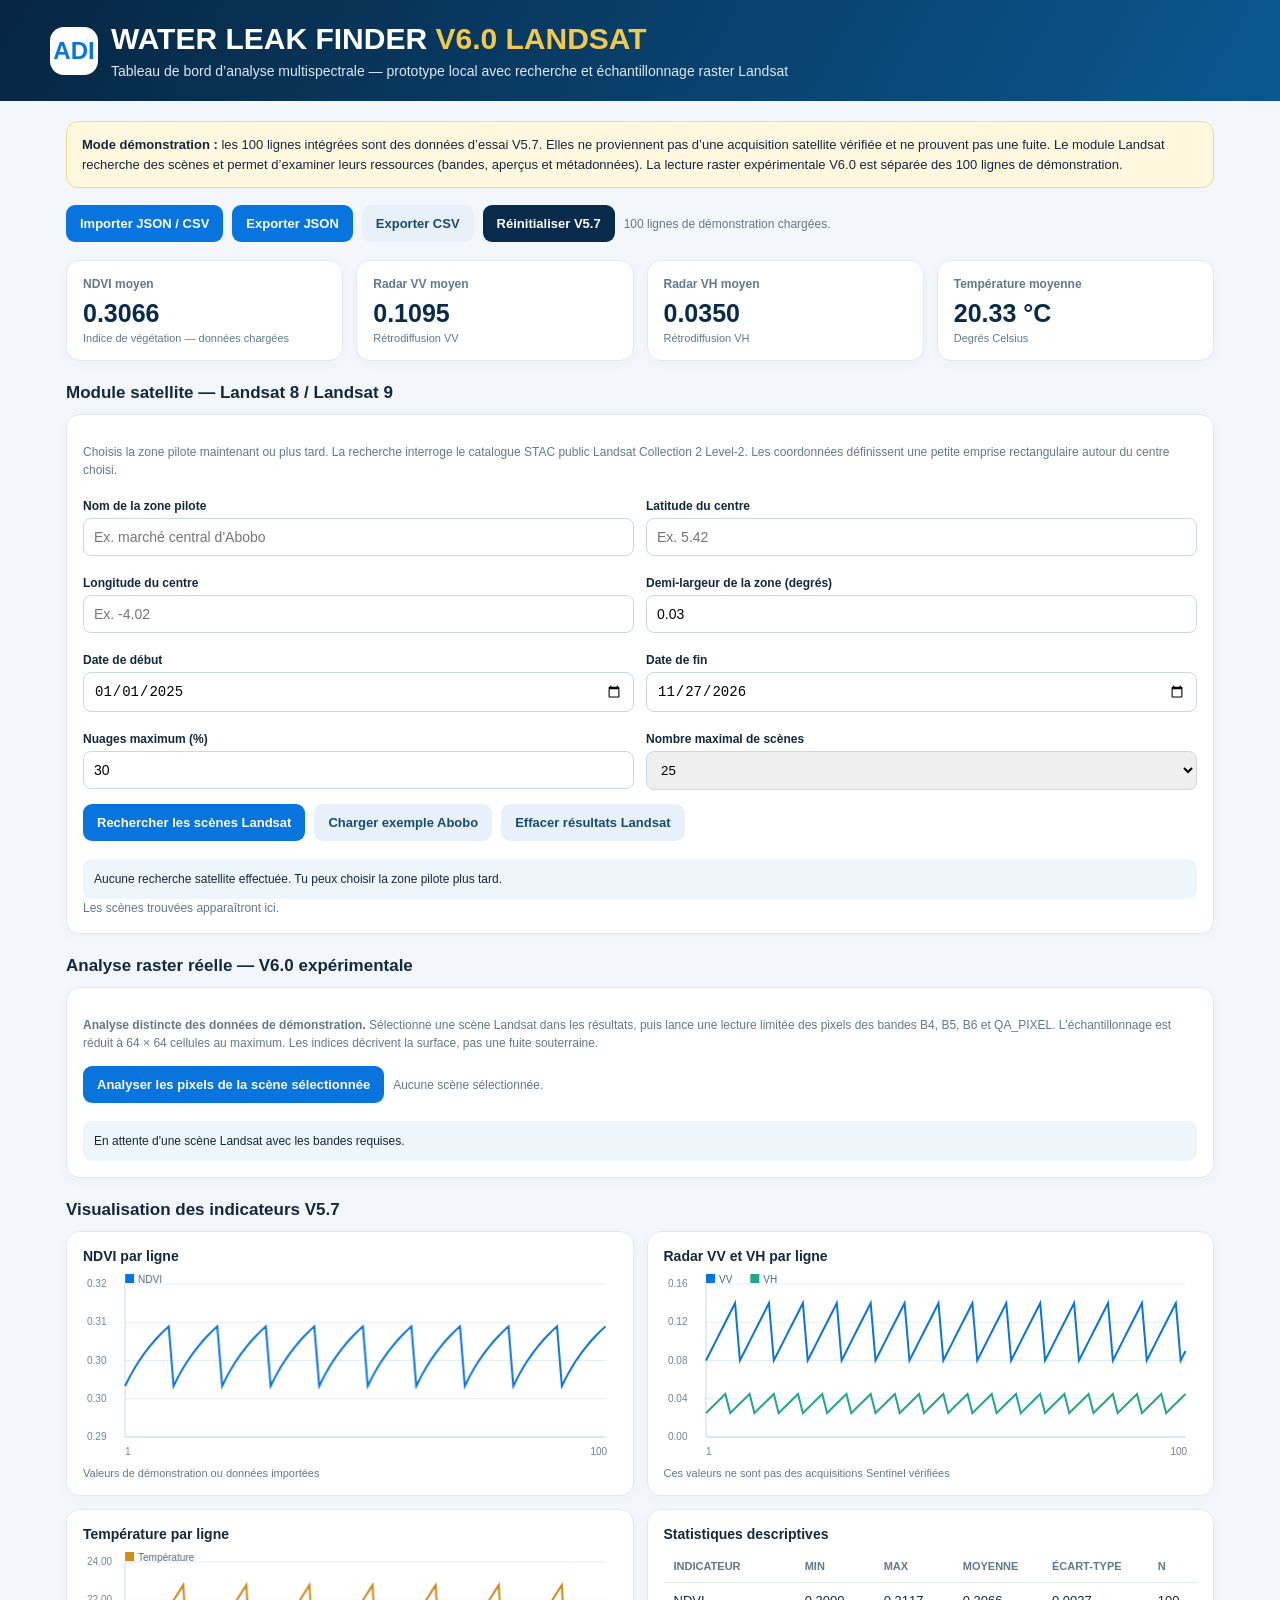
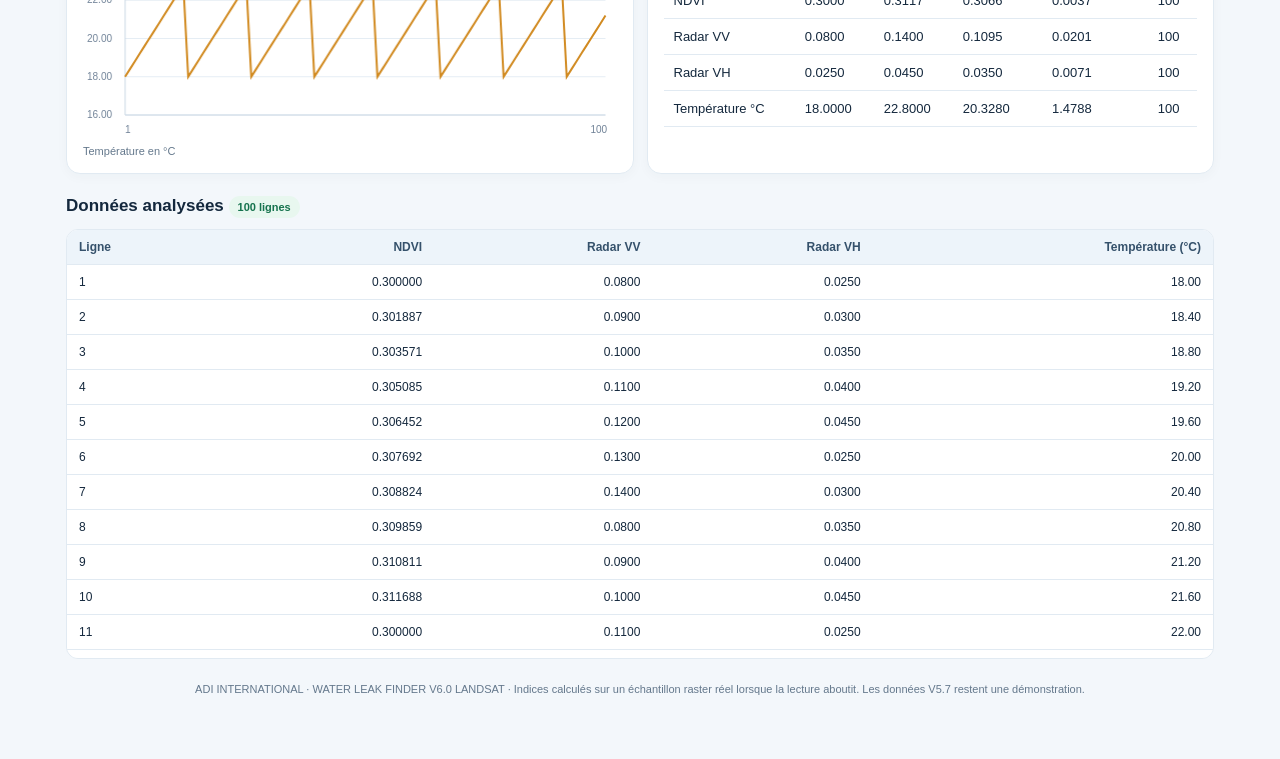
<file: water-leak-finder/index.html>
<!DOCTYPE html>
<html lang="fr">
<head>
<meta charset="UTF-8">
<meta name="viewport" content="width=device-width, initial-scale=1.0">
<meta name="theme-color" content="#082b4c">
<title>ADI WATER LEAK FINDER — V6.0 LANDSAT</title>
<style>
:root{--navy:#082b4c;--blue:#0875df;--cyan:#23b8c7;--gold:#f2c94c;--bg:#f3f7fb;--card:#fff;--text:#14283d;--muted:#64788c;--line:#e1eaf2;--green:#17865b;--red:#b94b4b}
*{box-sizing:border-box}body{margin:0;background:var(--bg);color:var(--text);font-family:Arial,Helvetica,sans-serif}
header{background:linear-gradient(120deg,#062642,#0b5790);color:white;padding:22px max(18px,calc((100% - 1180px)/2))}
.brand{display:flex;align-items:center;gap:13px}.logo{width:48px;height:48px;border-radius:14px;background:#fff;color:var(--blue);display:grid;place-items:center;font-size:24px;font-weight:800}
h1{font-size:clamp(20px,4vw,30px);margin:0}.subtitle{color:#d8e9f8;margin:7px 0 0;font-size:14px}
.wrap{max-width:1180px;margin:auto;padding:20px 16px 40px}
.notice{background:#fff8df;border:1px solid #f1dc8c;border-radius:12px;padding:13px 15px;margin-bottom:17px;font-size:13px;line-height:1.5}
.toolbar{display:flex;flex-wrap:wrap;gap:9px;margin:14px 0 18px}
button,.filelabel{border:0;border-radius:9px;padding:11px 14px;font-weight:700;font-size:13px;cursor:pointer;background:var(--blue);color:#fff}
button.secondary,.filelabel.secondary{background:#e8f1fa;color:#174a76}button.dark{background:var(--navy)}button:hover,.filelabel:hover{filter:brightness(.96)}
input[type=file]{display:none}.status{font-size:12px;color:var(--muted);align-self:center}
.grid{display:grid;grid-template-columns:repeat(4,1fr);gap:13px}
.card{background:var(--card);border:1px solid var(--line);border-radius:14px;padding:16px;box-shadow:0 3px 12px #12334d08}
.metric-label{font-size:12px;color:var(--muted);font-weight:700}.metric{font-size:25px;font-weight:800;margin:8px 0 4px;color:var(--navy)}.metric-sub{font-size:11px;color:var(--muted)}
.section-title{font-size:17px;margin:22px 0 11px}.charts{display:grid;grid-template-columns:1fr 1fr;gap:13px}.chart-card{min-height:250px}.chart-title{font-size:14px;font-weight:700;margin-bottom:8px}.chart-note{font-size:11px;color:var(--muted);margin-top:5px}canvas{width:100%;height:190px;display:block}
.stats-wrap{overflow-x:auto}.stats{width:100%;border-collapse:collapse;font-size:13px}.stats th,.stats td{text-align:left;padding:10px;border-bottom:1px solid var(--line);white-space:nowrap}.stats th{color:var(--muted);font-size:11px;text-transform:uppercase}
.table-wrap{overflow:auto;max-height:430px;border:1px solid var(--line);border-radius:12px;background:#fff}
table.data{width:100%;border-collapse:collapse;font-size:12px;min-width:570px}table.data th,table.data td{padding:10px 12px;text-align:right;border-bottom:1px solid var(--line)}table.data th{position:sticky;top:0;background:#edf4fa;color:#35516b}table.data th:first-child,table.data td:first-child{text-align:left}
.footer{color:var(--muted);font-size:11px;text-align:center;padding:24px 8px}
.pill{display:inline-block;border-radius:30px;padding:5px 9px;background:#e8f7ef;color:#16734e;font-size:11px;font-weight:700}
input[type=text],input[type=number],input[type=date]{padding:10px;border:1px solid #cbd8e4;border-radius:8px;width:100%;font-size:14px}
.landsat-grid{display:grid;grid-template-columns:1fr 1fr;gap:12px}.field label{display:block;font-size:12px;font-weight:700;margin:8px 0 5px}
.landsat-status{margin-top:12px;padding:11px;border-radius:9px;background:#eef5fb;font-size:12px;line-height:1.5;white-space:pre-wrap}
.scene{border-top:1px solid var(--line);padding:12px 0;font-size:13px;overflow-wrap:anywhere}.scene:first-child{border-top:0}
.scene a{color:#075fb5}.small-note{font-size:12px;color:var(--muted);line-height:1.5}
@media(max-width:760px){.grid{grid-template-columns:repeat(2,1fr)}.charts{grid-template-columns:1fr}.wrap{padding:15px 12px 30px}.metric{font-size:22px}}
@media(max-width:600px){.landsat-grid{grid-template-columns:1fr}}
@media(max-width:360px){.grid{grid-template-columns:1fr 1fr}.toolbar button,.filelabel{flex:1;text-align:center}}
</style>
</head>
<body>
<header>
  <div class="brand"><div class="logo">ADI</div><div><h1>WATER LEAK FINDER <span style="color:#f2c94c">V6.0 LANDSAT</span></h1><p class="subtitle">Tableau de bord d’analyse multispectrale — prototype local avec recherche et échantillonnage raster Landsat</p></div></div>
</header>
<main class="wrap">
  <div class="notice"><strong>Mode démonstration :</strong> les 100 lignes intégrées sont des données d’essai V5.7. Elles ne proviennent pas d’une acquisition satellite vérifiée et ne prouvent pas une fuite. Le module Landsat recherche des scènes et permet d’examiner leurs ressources (bandes, aperçus et métadonnées). La lecture raster expérimentale V6.0 est séparée des 100 lignes de démonstration.</div>
  <div class="toolbar">
    <label class="filelabel" for="fileInput">Importer JSON / CSV</label><input id="fileInput" type="file" accept=".json,.csv,application/json,text/csv">
    <button id="exportJson">Exporter JSON</button>
    <button id="exportCsv" class="secondary">Exporter CSV</button>
    <button id="reset" class="dark">Réinitialiser V5.7</button>
    <span id="status" class="status">100 lignes de démonstration chargées.</span>
  </div>
  <section class="grid" id="metrics">
    <div class="card"><div class="metric-label">NDVI moyen</div><div class="metric" id="mNdvi">—</div><div class="metric-sub">Indice de végétation — données chargées</div></div>
    <div class="card"><div class="metric-label">Radar VV moyen</div><div class="metric" id="mVv">—</div><div class="metric-sub">Rétrodiffusion VV</div></div>
    <div class="card"><div class="metric-label">Radar VH moyen</div><div class="metric" id="mVh">—</div><div class="metric-sub">Rétrodiffusion VH</div></div>
    <div class="card"><div class="metric-label">Température moyenne</div><div class="metric" id="mTemp">—</div><div class="metric-sub">Degrés Celsius</div></div>
  </section>
  <h2 class="section-title">Module satellite — Landsat 8 / Landsat 9</h2>
  <section class="card">
    <p class="small-note">Choisis la zone pilote maintenant ou plus tard. La recherche interroge le catalogue STAC public Landsat Collection 2 Level-2. Les coordonnées définissent une petite emprise rectangulaire autour du centre choisi.</p>
    <div class="landsat-grid">
      <div class="field"><label for="pilotName">Nom de la zone pilote</label><input id="pilotName" type="text" placeholder="Ex. marché central d'Abobo" value=""></div>
      <div class="field"><label for="pilotLat">Latitude du centre</label><input id="pilotLat" type="number" step="any" placeholder="Ex. 5.42"></div>
      <div class="field"><label for="pilotLon">Longitude du centre</label><input id="pilotLon" type="number" step="any" placeholder="Ex. -4.02"></div>
      <div class="field"><label for="pilotSize">Demi-largeur de la zone (degrés)</label><input id="pilotSize" type="number" min="0.001" max="2" step="0.001" value="0.03"></div>
      <div class="field"><label for="pilotStart">Date de début</label><input id="pilotStart" type="date" value="2025-01-01"></div>
      <div class="field"><label for="pilotEnd">Date de fin</label><input id="pilotEnd" type="date" value="2026-11-27"></div>
      <div class="field"><label for="pilotCloud">Nuages maximum (%)</label><input id="pilotCloud" type="number" min="0" max="100" value="30"></div>
      <div class="field"><label for="pilotLimit">Nombre maximal de scènes</label><select id="pilotLimit" style="width:100%;padding:10px;border:1px solid #cbd8e4;border-radius:8px"><option>10</option><option selected>25</option><option>50</option></select></div>
    </div>
    <div class="toolbar">
      <button id="landsatSearch">Rechercher les scènes Landsat</button>
      <button id="aboboExample" class="secondary">Charger exemple Abobo</button>
      <button id="clearLandsat" class="secondary">Effacer résultats Landsat</button>
    </div>
    <div id="landsatStatus" class="landsat-status">Aucune recherche satellite effectuée. Tu peux choisir la zone pilote plus tard.</div>
    <div id="landsatResults" class="small-note">Les scènes trouvées apparaîtront ici.</div>
  </section>

  <h2 class="section-title">Analyse raster réelle — V6.0 expérimentale</h2>
  <section class="card">
    <p class="small-note"><strong>Analyse distincte des données de démonstration.</strong> Sélectionne une scène Landsat dans les résultats, puis lance une lecture limitée des pixels des bandes B4, B5, B6 et QA_PIXEL. L'échantillonnage est réduit à 64 × 64 cellules au maximum. Les indices décrivent la surface, pas une fuite souterraine.</p>
    <div class="toolbar"><button id="analyzeLandsat" type="button" disabled>Analyser les pixels de la scène sélectionnée</button><span id="rasterSelection" class="status">Aucune scène sélectionnée.</span></div>
    <div id="rasterStatus" class="landsat-status">En attente d'une scène Landsat avec les bandes requises.</div>
    <div id="rasterResults" class="stats-wrap"></div>
  </section>
  <h2 class="section-title">Visualisation des indicateurs V5.7</h2>
  <section class="charts">
    <div class="card chart-card"><div class="chart-title">NDVI par ligne</div><canvas id="chartNdvi"></canvas><div class="chart-note">Valeurs de démonstration ou données importées</div></div>
    <div class="card chart-card"><div class="chart-title">Radar VV et VH par ligne</div><canvas id="chartRadar"></canvas><div class="chart-note">Ces valeurs ne sont pas des acquisitions Sentinel vérifiées</div></div>
    <div class="card chart-card"><div class="chart-title">Température par ligne</div><canvas id="chartTemp"></canvas><div class="chart-note">Température en °C</div></div>
    <div class="card"><div class="chart-title">Statistiques descriptives</div><div class="stats-wrap"><table class="stats"><thead><tr><th>Indicateur</th><th>Min</th><th>Max</th><th>Moyenne</th><th>Écart-type</th><th>N</th></tr></thead><tbody id="statsBody"></tbody></table></div></div>
  </section>
  <h2 class="section-title">Données analysées <span class="pill" id="rowCount">100 lignes</span></h2>
  <div class="table-wrap"><table class="data"><thead><tr><th>Ligne</th><th>NDVI</th><th>Radar VV</th><th>Radar VH</th><th>Température (°C)</th></tr></thead><tbody id="dataBody"></tbody></table></div>
  <div class="footer">ADI INTERNATIONAL · WATER LEAK FINDER V6.0 LANDSAT · Indices calculés sur un échantillon raster réel lorsque la lecture aboutit. Les données V5.7 restent une démonstration.</div>
</main>
<script>
const demo=[];
const ndviSeq=[0.3,0.3018867924528302,0.30357142857142855,0.3050847457627119,0.3064516129032258,0.3076923076923077,0.3088235294117647,0.30985915492957744,0.3108108108108108,0.3116883116883117];
const vvSeq=[0.08,0.09,0.10,0.11,0.12,0.13,0.14],vhSeq=[0.025,0.030,0.035,0.040,0.045],tempSeq=[18,18.4,18.8,19.2,19.6,20,20.4,20.8,21.2,21.6,22,22.4,22.8];
for(let i=0;i<100;i++)demo.push({row:i+1,ndvi:ndviSeq[i%10],vv:vvSeq[i%7],vh:vhSeq[i%5],temperature_c:tempSeq[i%13]});
let rows=demo.map(x=>({...x}));
const $=id=>document.getElementById(id),fmt=(n,d=4)=>Number(n).toFixed(d);
function stats(key){const a=rows.map(r=>Number(r[key])).filter(Number.isFinite);if(!a.length)return null;const mean=a.reduce((s,v)=>s+v,0)/a.length,variance=a.reduce((s,v)=>s+(v-mean)**2,0)/a.length;return{count:a.length,min:Math.min(...a),max:Math.max(...a),mean,std:Math.sqrt(variance)}}
function drawChart(canvasId,series,yMin=null,yMax=null){
 const c=$(canvasId),rect=c.getBoundingClientRect(),dpr=window.devicePixelRatio||1,w=Math.max(280,rect.width),h=190;c.width=w*dpr;c.height=h*dpr;
 const ctx=c.getContext('2d');ctx.scale(dpr,dpr);const pad={l:42,r:12,t:12,b:25},pw=w-pad.l-pad.r,ph=h-pad.t-pad.b,all=series.flatMap(s=>s.values).filter(Number.isFinite);if(!all.length)return;
 let min=yMin===null?Math.min(...all):yMin,max=yMax===null?Math.max(...all):yMax;if(max===min){max+=1;min-=1}
 const x=i=>pad.l+(series[0].values.length<=1?0:i/(series[0].values.length-1))*pw,y=v=>pad.t+(max-v)/(max-min)*ph;
 ctx.font='10px Arial';ctx.strokeStyle='#e5edf4';ctx.fillStyle='#718398';ctx.lineWidth=1;
 for(let k=0;k<=4;k++){const val=min+(max-min)*k/4,yy=y(val);ctx.beginPath();ctx.moveTo(pad.l,yy);ctx.lineTo(w-pad.r,yy);ctx.stroke();ctx.fillText(val.toFixed(2),4,yy+3)}
 ctx.strokeStyle='#cbd8e4';ctx.beginPath();ctx.moveTo(pad.l,pad.t);ctx.lineTo(pad.l,h-pad.b);ctx.lineTo(w-pad.r,h-pad.b);ctx.stroke();
 series.forEach(s=>{ctx.strokeStyle=s.color;ctx.lineWidth=2;ctx.beginPath();s.values.forEach((v,i)=>{if(i===0)ctx.moveTo(x(i),y(v));else ctx.lineTo(x(i),y(v))});ctx.stroke()});
 ctx.fillStyle='#718398';ctx.fillText('1',pad.l,h-7);ctx.fillText(String(series[0].values.length),w-pad.r-15,h-7);
 let lx=pad.l;series.forEach(s=>{ctx.fillStyle=s.color;ctx.fillRect(lx,2,9,9);ctx.fillStyle='#52687c';ctx.fillText(s.name,lx+13,11);lx+=ctx.measureText(s.name).width+31});
}
function render(){
 const keys=['ndvi','vv','vh','temperature_c'],labels=['NDVI','Radar VV','Radar VH','Température °C'],ss=keys.map(k=>stats(k));
 $('mNdvi').textContent=ss[0]?fmt(ss[0].mean,4):'—';$('mVv').textContent=ss[1]?fmt(ss[1].mean,4):'—';$('mVh').textContent=ss[2]?fmt(ss[2].mean,4):'—';$('mTemp').textContent=ss[3]?fmt(ss[3].mean,2)+' °C':'—';
 $('statsBody').innerHTML=ss.map((s,i)=>s?'<tr><td>'+labels[i]+'</td><td>'+fmt(s.min,4)+'</td><td>'+fmt(s.max,4)+'</td><td>'+fmt(s.mean,4)+'</td><td>'+fmt(s.std,4)+'</td><td>'+s.count+'</td></tr>':'').join('');
 $('dataBody').innerHTML=rows.map(r=>'<tr><td>'+r.row+'</td><td>'+fmt(r.ndvi,6)+'</td><td>'+fmt(r.vv,4)+'</td><td>'+fmt(r.vh,4)+'</td><td>'+fmt(r.temperature_c,2)+'</td></tr>').join('');
 $('rowCount').textContent=rows.length+' lignes';
 drawChart('chartNdvi',[{name:'NDVI',values:rows.map(r=>r.ndvi),color:'#0875df'}],0.29,0.32);
 drawChart('chartRadar',[{name:'VV',values:rows.map(r=>r.vv),color:'#0875df'},{name:'VH',values:rows.map(r=>r.vh),color:'#23a58a'}],0,0.16);
 drawChart('chartTemp',[{name:'Température',values:rows.map(r=>r.temperature_c),color:'#d18a20'}],16,24);
}
function download(name,content,type){const blob=new Blob([content],{type}),url=URL.createObjectURL(blob),a=document.createElement('a');a.href=url;a.download=name;a.click();setTimeout(()=>URL.revokeObjectURL(url),1000)}
$('exportJson').onclick=()=>download('ADI_WATER_LEAK_FINDER_V5_7_resultats.json',JSON.stringify({version:'5.7',date:new Date().toISOString(),rows:rows.length,statistics:{ndvi:stats('ndvi'),radar_vv:stats('vv'),radar_vh:stats('vh'),temperature_c:stats('temperature_c')},results:rows},null,2),'application/json');
$('exportCsv').onclick=()=>{const head='row,ndvi,vv,vh,temperature_c',body=rows.map(r=>[r.row,r.ndvi,r.vv,r.vh,r.temperature_c].join(',')).join('\n');download('ADI_WATER_LEAK_FINDER_V5_7.csv',head+'\n'+body,'text/csv;charset=utf-8')};
$('reset').onclick=()=>{rows=demo.map(x=>({...x}));$('status').textContent='Données de démonstration V5.7 restaurées.';render()};
$('fileInput').onchange=async e=>{const f=e.target.files[0];if(!f)return;try{const txt=await f.text();let parsed;if(f.name.toLowerCase().endsWith('.csv')){const lines=txt.trim().split(/\r?\n/),heads=lines.shift().split(',').map(x=>x.trim());parsed=lines.map(line=>{const v=line.split(','),o={};heads.forEach((h,i)=>o[h]=v[i]);return o})}else{const obj=JSON.parse(txt);parsed=Array.isArray(obj)?obj:(obj.results||obj.data||[])}
 const clean=parsed.map((r,i)=>({row:Number(r.row??r.id??i+1),ndvi:Number(r.ndvi),vv:Number(r.vv??r.radar_vv),vh:Number(r.vh??r.radar_vh),temperature_c:Number(r.temperature_c??r.temperature)})).filter(r=>Object.values(r).every(Number.isFinite));
 if(!clean.length)throw new Error('Aucune ligne valide trouvée.');rows=clean;$('status').textContent=clean.length+' lignes importées depuis '+f.name;render()
 }catch(err){$('status').textContent='Import impossible : '+err.message}e.target.value=''};
window.addEventListener('resize',()=>render());render();

/* V6.0 : recherche catalogue, inspection des ressources et échantillonnage raster réel séparé de la démonstration. */
const stacEndpoint='/.netlify/functions/landsat-search'; // Relais serveur Netlify : évite l'appel navigateur direct au catalogue.
function safeText(s){return String(s??'').replace(/[&<>"']/g,c=>({'&':'&amp;','<':'&lt;','>':'&gt;','"':'&quot;',"'":'&#39;'}[c]));}
function inspectLandsatScene(index){
 const f=(window.adiLandsatFeatures||[])[index];if(!f)return;
 window.adiSelectedLandsatIndex=index;
 $('rasterSelection').textContent=(f.id||'Scène sélectionnée')+' — prête pour analyse raster';
 $('analyzeLandsat').disabled=false;
 const target=$('sceneAssets'+index),assets=f.assets||{};
 const entries=Object.entries(assets).filter(([k,v])=>v&&v.href);
 if(!entries.length){target.textContent='Aucune ressource détaillée fournie par le catalogue.';return}
 target.innerHTML='<strong>Ressources disponibles ('+entries.length+') :</strong><ul>'+entries.map(([k,v])=>{
  const title=v.title||k,media=v.type||v.media_type||'type non précisé';
  return '<li><strong>'+safeText(k)+'</strong> — '+safeText(title)+' <span class="small-note">('+safeText(media)+')</span> : <a target="_blank" rel="noopener" href="'+safeText(v.href)+'">ouvrir la ressource</a></li>';
 }).join('')+'</ul><p class="small-note">Ouvrir une ressource permet de consulter le fichier ou ses métadonnées. Cette étape ne signifie pas que les pixels ont été téléchargés ni analysés.</p>';
}
$('aboboExample').onclick=()=>{$('pilotName').value='Marché central d’Abobo — exemple à confirmer';$('pilotLat').value='5.416';$('pilotLon').value='-4.020';$('pilotSize').value='0.03';$('landsatStatus').textContent='Exemple de zone chargé. Vérifie le nom et les coordonnées avant de lancer la recherche.'};
$('clearLandsat').onclick=()=>{$('landsatResults').textContent='Résultats effacés.';$('landsatStatus').textContent='Aucune recherche satellite affichée.'};
$('landsatSearch').onclick=async()=>{
 const lat=Number($('pilotLat').value),lon=Number($('pilotLon').value),size=Number($('pilotSize').value),cloud=Number($('pilotCloud').value),start=$('pilotStart').value,end=$('pilotEnd').value,limit=Number($('pilotLimit').value);
 if(!Number.isFinite(lat)||lat < -90||lat>90||!Number.isFinite(lon)||lon < -180||lon>180||!Number.isFinite(size)||size<=0||size>2){$('landsatStatus').textContent='Coordonnées ou taille invalides. Renseigne latitude, longitude et demi-largeur.';return}
 if(!start||!end||start>end||!Number.isFinite(cloud)||cloud<0||cloud>100){$('landsatStatus').textContent='Vérifie les dates et le pourcentage de nuages.';return}
 const bbox=[lon-size,lat-size,lon+size,lat+size],payload={collections:['landsat-c2l2-sr'],bbox,datetime:start+'T00:00:00Z/'+end+'T23:59:59Z',limit,query:{'eo:cloud_cover':{lte:cloud}}};
 $('landsatStatus').textContent='Recherche en cours via le relais Netlify vers le catalogue USGS Landsat…';$('landsatResults').textContent='Chargement des scènes…';
 try{
  const resp=await fetch(stacEndpoint,{method:'POST',headers:{'Content-Type':'application/json','Accept':'application/geo+json'},body:JSON.stringify(payload)});
  if(!resp.ok)throw new Error('HTTP '+resp.status);
  const data=await resp.json(),features=data.features||[];
  $('landsatStatus').textContent=features.length+' scène(s) retournée(s) pour '+($('pilotName').value||'zone sans nom')+'.';
  if(!features.length){$('landsatResults').textContent='Aucune scène trouvée avec ces critères. Essaie une période plus longue ou un seuil nuage plus élevé.';return}
  window.adiLandsatFeatures=features;window.adiSelectedLandsatIndex=null;$('analyzeLandsat').disabled=true;$('rasterSelection').textContent='Choisis « Examiner les ressources » sur une scène.';$('rasterStatus').textContent='Sélectionne une scène pour activer la lecture raster.';$('rasterResults').innerHTML='';
  $('landsatResults').innerHTML=features.map((f,i)=>{
   const p=f.properties||{},date=String(p.datetime||p.start_datetime||'').slice(0,10);
   return '<div class="scene"><strong>'+safeText(f.id||'Scène Landsat')+'</strong> <span class="pill">'+safeText(date||'date non précisée')+'</span><p class="small-note">Plateforme : '+safeText(p.platform||'Landsat')+' · Couverture nuageuse de la scène : '+safeText(p['eo:cloud_cover']??'non renseignée')+' %</p><p class="small-note">Identifiant scène : '+safeText(p['landsat:scene_id']||p['landsat:product_id']||'non fourni')+'</p><button type="button" class="secondary" onclick="inspectLandsatScene('+i+')">Examiner les ressources de cette scène</button><div id="sceneAssets'+i+'" class="small-note" style="margin-top:9px"></div></div>';
  }).join('');
 }catch(err){$('landsatStatus').textContent='Recherche non confirmée : '+err.message+'. Le relais Netlify ou le catalogue USGS peut être indisponible. Ouvre la version Netlify du logiciel et réessaie. Aucun résultat satellite n’a été validé.';$('landsatResults').textContent='Aucune donnée satellite importée. Le tableau V5.7 et ses données restent inchangés.'}
};
</script>

<script type="module">
const rasterStatus=document.getElementById('rasterStatus');
const rasterResults=document.getElementById('rasterResults');
const rasterButton=document.getElementById('analyzeLandsat');
const esc=s=>String(s??'').replace(/[&<>"']/g,c=>({'&':'&amp;','<':'&lt;','>':'&gt;','"':'&quot;',"'":'&#39;'}[c]));
const assetProxy='/.netlify/functions/landsat-asset';
function stats(a){return a.length?{n:a.length,min:Math.min(...a),max:Math.max(...a),mean:a.reduce((s,v)=>s+v,0)/a.length}:null}
function fmt(v){return v===null||!Number.isFinite(v)?'—':v.toFixed(4)}
function utmDefinition(lon,lat){
 if(lat < -80 || lat > 84) throw new Error('Latitude hors de la couverture UTM prise en charge.');
 const zone=Math.max(1,Math.min(60,Math.floor((lon+180)/6)+1));
 return '+proj=utm +zone='+zone+(lat<0?' +south':'')+' +datum=WGS84 +units=m +no_defs';
}
function makeWindow(image,bbox,proj4,crs){
 const [west,south,east,north]=bbox;
 const pts=[[west,south],[west,north],[east,south],[east,north]].map(p=>proj4('EPSG:4326',crs,p));
 const xs=pts.map(p=>p[0]),ys=pts.map(p=>p[1]);
 const [minX,minY,maxX,maxY]=image.getBoundingBox();
 const left=Math.max(0,Math.floor((Math.min(...xs)-minX)/(maxX-minX)*image.getWidth()));
 const right=Math.min(image.getWidth(),Math.ceil((Math.max(...xs)-minX)/(maxX-minX)*image.getWidth()));
 const top=Math.max(0,Math.floor((maxY-Math.max(...ys))/(maxY-minY)*image.getHeight()));
 const bottom=Math.min(image.getHeight(),Math.ceil((maxY-Math.min(...ys))/(maxY-minY)*image.getHeight()));
 if(right<=left||bottom<=top) throw new Error('La zone choisie ne recoupe pas cette image raster.');
 return [left,top,right,bottom];
}
async function probeAsset(href){
 const url=assetProxy+'?url='+encodeURIComponent(href);
 const head=await fetch(url,{method:'HEAD'});
 if(!head.ok) throw new Error('Relais HEAD HTTP '+head.status+' ; amont='+head.headers.get('x-landsat-upstream-status')+' ; Content-Range='+head.headers.get('x-landsat-upstream-content-range')+' ; taille='+head.headers.get('x-landsat-upstream-length'));
 const total=head.headers.get('content-length')||'inconnu';
 const range=await fetch(url,{headers:{Range:'bytes=0-15'}});
 if(range.status!==206) throw new Error('Lecture Range HTTP '+range.status+' (206 attendu) : '+(await range.text()).slice(0,180));
 const cr=range.headers.get('content-range')||'absent';
 const bytes=await range.arrayBuffer();
 if(bytes.byteLength!==16) throw new Error('Bloc raster incomplet : '+bytes.byteLength+' octets reçus, 16 attendus.');
 return {total,contentRange:cr};
}
async function readBand(GeoTIFF,href,bbox,proj4,crs){
 const url=assetProxy+'?url='+encodeURIComponent(href);
 const tiff=await GeoTIFF.fromUrl(url,{allowFullFile:false});
 const image=await tiff.getImage();
 const window=makeWindow(image,bbox,proj4,crs);
 const rasters=await image.readRasters({window,width:64,height:64,interleave:false});
 return {values:rasters[0]};
}
rasterButton.addEventListener('click',async()=>{
 const index=window.adiSelectedLandsatIndex;
 const feature=(window.adiLandsatFeatures||[])[index];
 if(!feature){rasterStatus.textContent='Sélectionne d’abord une scène Landsat.';return}
 const assets=feature.assets||{};
 const required=['red','nir08','swir16','qa_pixel'];
 const missing=required.filter(k=>!assets[k]?.href);
 if(missing.length){rasterStatus.textContent='Analyse impossible : ressources absentes — '+missing.join(', ')+'.';return}
 const lat=Number(document.getElementById('pilotLat').value),lon=Number(document.getElementById('pilotLon').value),size=Number(document.getElementById('pilotSize').value);
 if(!Number.isFinite(lat)||!Number.isFinite(lon)||!Number.isFinite(size)||size<=0){rasterStatus.textContent='Coordonnées ou demi-largeur invalides.';return}
 const bbox=[lon-size,lat-size,lon+size,lat+size];
 rasterButton.disabled=true;rasterStatus.textContent='Lecture des métadonnées GeoTIFF et téléchargement par plages HTTP Range…';rasterResults.innerHTML='';
 let rasterStage='chargement des bibliothèques GeoTIFF/proj4';
 try{
  const [tiffModule,projModule]=await Promise.all([
   import('https://cdn.jsdelivr.net/npm/geotiff@2.1.3/+esm'),
   import('https://cdn.jsdelivr.net/npm/proj4@2.12.1/+esm')
  ]);
  const GeoTIFF=tiffModule;
  const proj4=projModule.default||projModule;
  rasterStage='préparation de la projection de la zone';
  const crs=utmDefinition(lon,lat);
  rasterStage='test HEAD/Range du relais Netlify sur la bande B4';
  rasterStatus.textContent='Test du relais HTTP sur la bande B4…';
  const probe=await probeAsset(assets.red.href);
  rasterStage='lecture des bandes GeoTIFF B4, B5, B6 et QA_PIXEL';
  rasterStatus.textContent='Relais accessible (taille '+probe.total+' octets ; '+probe.contentRange+'). Lecture des bandes B4, B5, B6 et QA_PIXEL…';
  const [red,nir,swir,qa]=await Promise.all([
   readBand(GeoTIFF,assets.red.href,bbox,proj4,crs),
   readBand(GeoTIFF,assets.nir08.href,bbox,proj4,crs),
   readBand(GeoTIFF,assets.swir16.href,bbox,proj4,crs),
   readBand(GeoTIFF,assets.qa_pixel.href,bbox,proj4,crs)
  ]);
  rasterStage='calcul des indices NDVI/NDMI et contrôle qualité';
  const n=Math.min(red.values.length,nir.values.length,swir.values.length,qa.values.length);
  const ndvi=[],ndmi=[];let rejected=0;
  for(let i=0;i<n;i++){
   const q=Number(qa.values[i]);
   if(!Number.isFinite(q)||(q&63)!==0){rejected++;continue}
   const rv=Number(red.values[i])*0.0000275-0.2;
   const nv=Number(nir.values[i])*0.0000275-0.2;
   const sv=Number(swir.values[i])*0.0000275-0.2;
   if(!Number.isFinite(rv)||!Number.isFinite(nv)||!Number.isFinite(sv)||rv+nv<=0||nv+sv<=0)continue;
   const vi=(nv-rv)/(nv+rv),mi=(nv-sv)/(nv+sv);
   if(Number.isFinite(vi)&&vi>=-1&&vi<=1)ndvi.push(vi);
   if(Number.isFinite(mi)&&mi>=-1&&mi<=1)ndmi.push(mi);
  }
  if(!ndvi.length||!ndmi.length) throw new Error('Aucun pixel valide après le contrôle qualité. Essaie une autre date ou une zone plus petite.');
  const s1=stats(ndvi),s2=stats(ndmi);
  rasterResults.innerHTML='<table class="stats"><thead><tr><th>Indicateur raster réel</th><th>Moyenne</th><th>Minimum</th><th>Maximum</th><th>Pixels valides</th></tr></thead><tbody>'+
   '<tr><td>NDVI (B5/B4)</td><td>'+fmt(s1.mean)+'</td><td>'+fmt(s1.min)+'</td><td>'+fmt(s1.max)+'</td><td>'+s1.n+'</td></tr>'+
   '<tr><td>NDMI (B5/B6)</td><td>'+fmt(s2.mean)+'</td><td>'+fmt(s2.min)+'</td><td>'+fmt(s2.max)+'</td><td>'+s2.n+'</td></tr></tbody></table>'+
   '<p class="small-note">Scène : '+esc(feature.id)+' · Date : '+esc(feature.properties?.datetime||'non précisée')+' · Emprise demandée : '+bbox.map(v=>v.toFixed(5)).join(', ')+' · Pixels rejetés par QA : '+rejected+'. Échantillonnage réduit à 64 × 64 au maximum par bande. Facteurs Landsat Collection 2 Level-2 SR : 0,0000275 et −0,2.</p>'+
   '<p class="small-note"><strong>Interprétation :</strong> indices de surface uniquement. Ils ne détectent ni ne confirment une canalisation ou une fuite souterraine.</p>';
  rasterStatus.textContent='Lecture raster terminée : des pixels valides ont été lus depuis les GeoTIFF de cette scène.';
 }catch(err){
  rasterStatus.textContent='Échec à l’étape « '+rasterStage+' » — '+(err?.name||'Erreur')+' : '+(err?.message||String(err))+'. Aucun résultat raster validé.';
 }finally{rasterButton.disabled=false}
});
</script>
</body>
</html>
</file>
